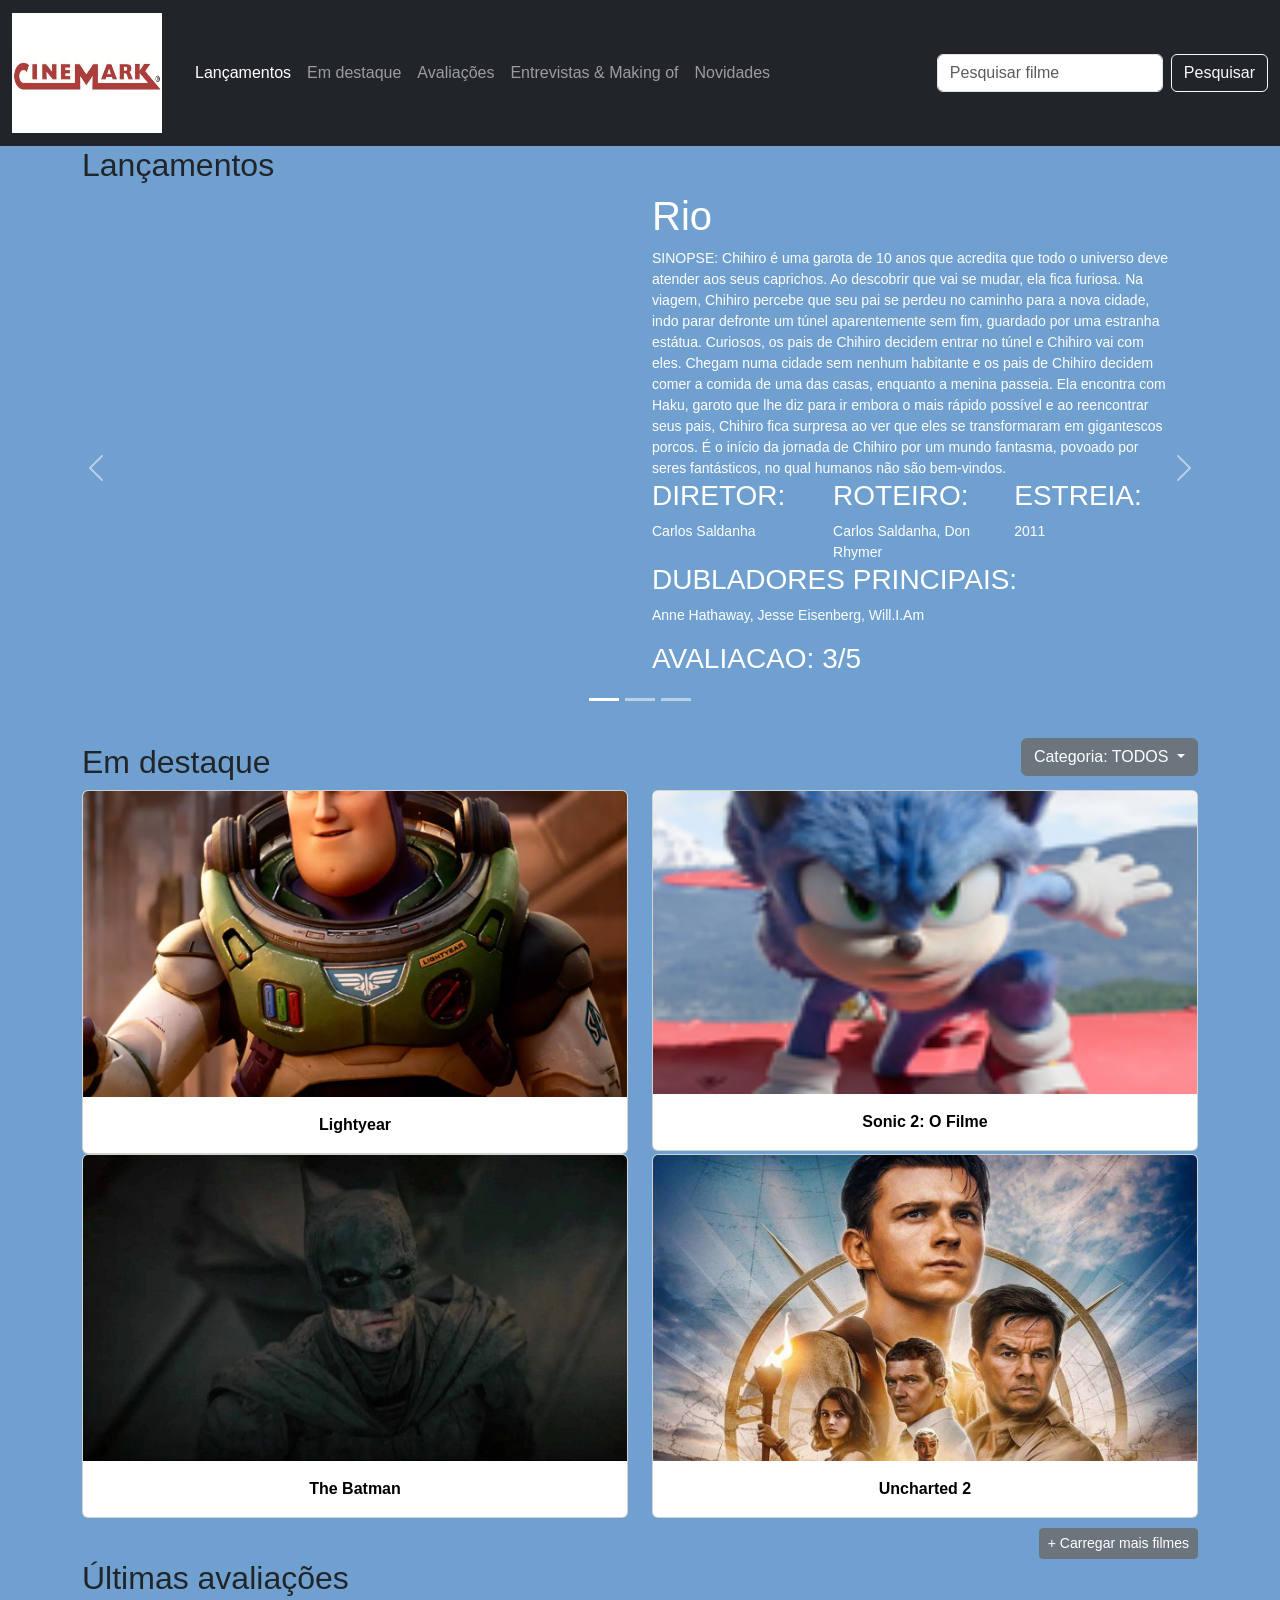
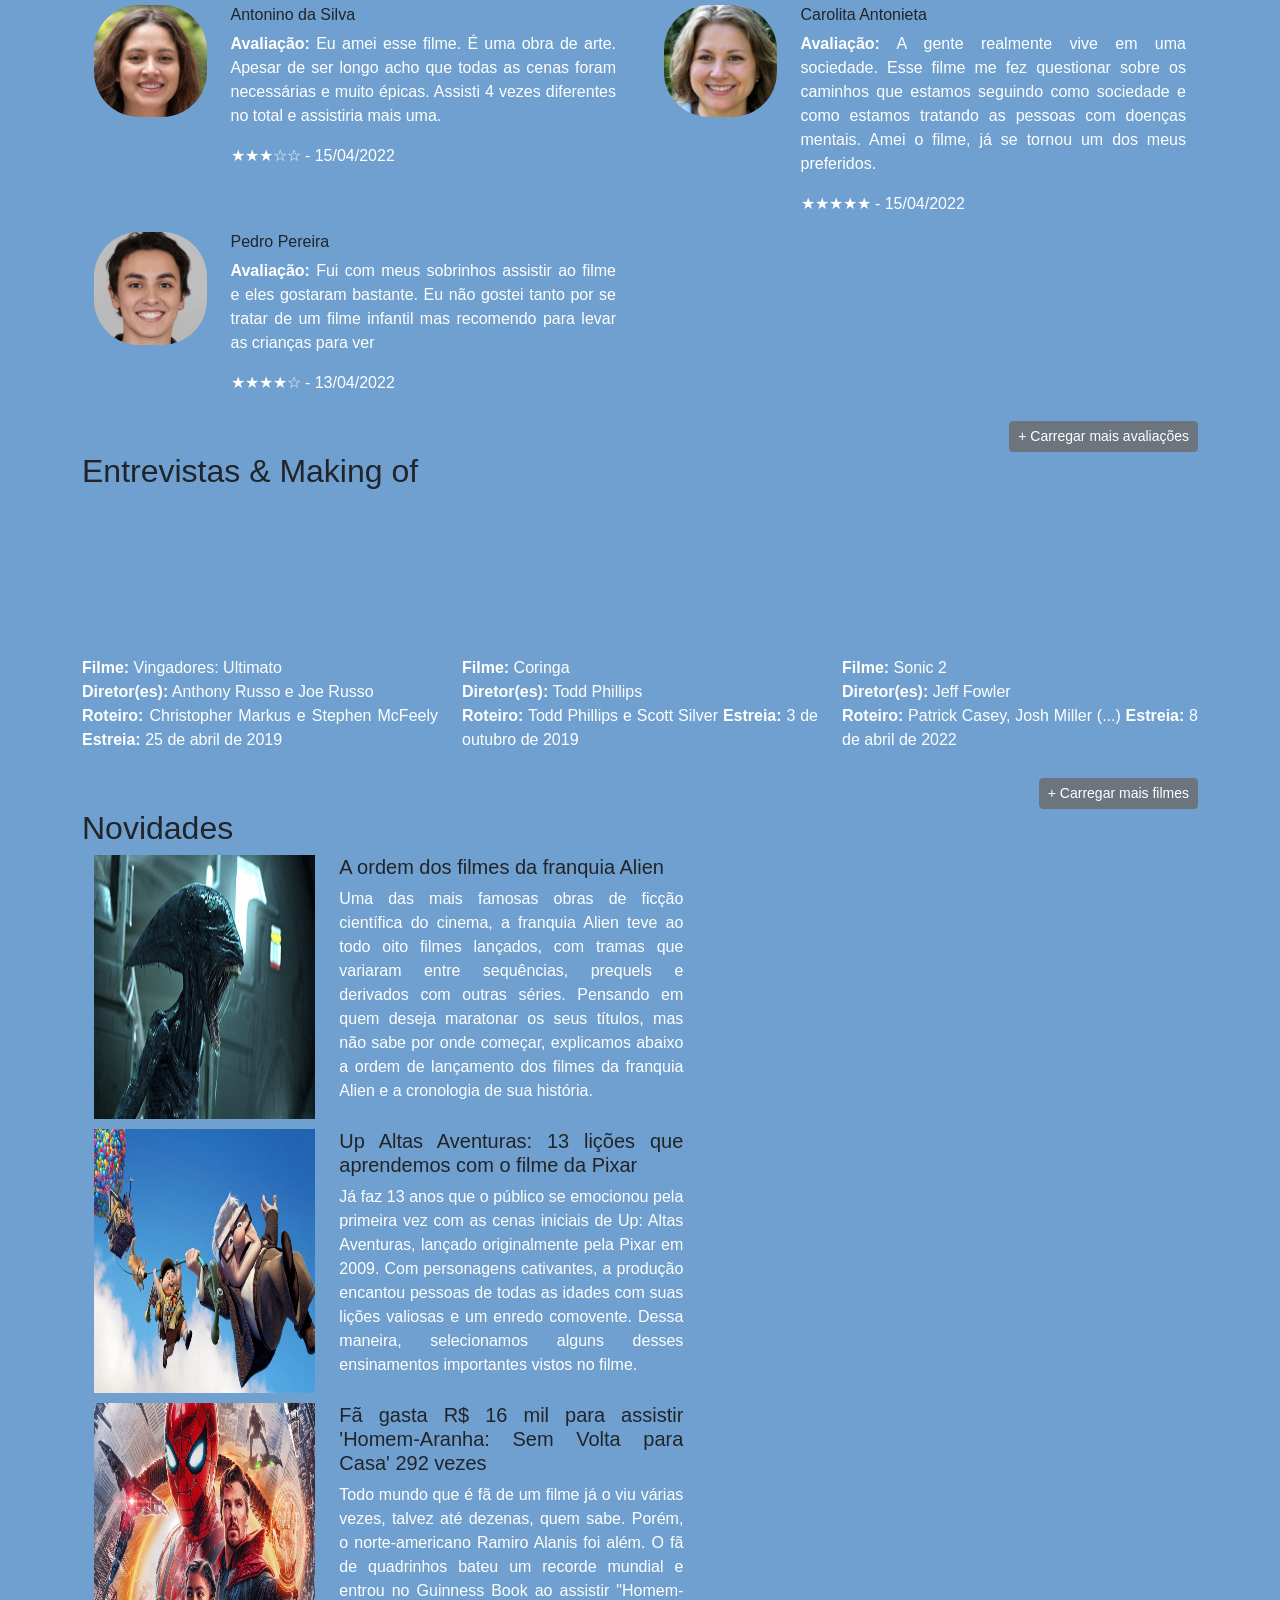
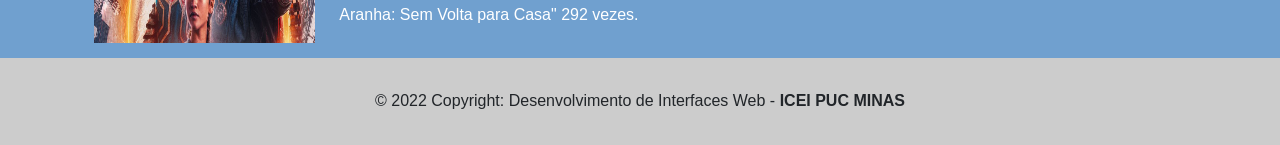
<file: DIW/Trabalho Prático - Portal de Filmes/entrega site/index.html>
<!DOCTYPE html>
<html lang="pt-br">

<head>
    <meta charset="UTF-8">
    <meta http-equiv="X-UA-Compatible" content="IE=edge">
    <meta name="viewport" content="width=device-width, initial-scale=1.0">
    <!-- CSS -->
    <link rel="stylesheet" href="style.css">
    <!-- Bootstrap CSS 5.1.3 - 04/2022 -->
    <link href="https://cdn.jsdelivr.net/npm/bootstrap@5.1.3/dist/css/bootstrap.min.css" rel="stylesheet"
        integrity="sha384-1BmE4kWBq78iYhFldvKuhfTAU6auU8tT94WrHftjDbrCEXSU1oBoqyl2QvZ6jIW3" crossorigin="anonymous">
    <!-- Fontawesome 6.1.1 - 04/2022 -->

    <!-- Fonte do texto -->

    <title>Portal de Filmes</title>
</head>

<body>
    <header class="header">
        <!-- Barra de navegação superior -->
        <nav class="navbar navbar-expand-lg navbar-dark bg-dark">
            <div class="container-fluid">
                <img class="navbar-brand" src="imgs/cinelogo.jpg" width="100px" alt="logo">
                <button class="navbar-toggler" type="button" data-bs-toggle="collapse"
                    data-bs-target="#navbarNav" aria-controls="navbarNav"
                    aria-expanded="false" aria-label="Toggle navigation">
                    <span class="navbar-toggler-icon"></span>
                </button>
                <div class="collapse navbar-collapse" id="navbarNav">
                    <ul class="navbar-nav me-auto mb-2 mb-lg-0">
                        <li class="nav-item">
                            <a class="nav-link active" aria-current="page" href="#lancamentos">Lançamentos</a>
                        </li>
                        <li class="nav-item">
                            <a class="nav-link" href="#destaques">Em destaque</a>
                        </li>
                        <li class="nav-item">
                            <a class="nav-link" href="#avaliacoes">Avaliações</a>
                        </li>
                        <li class="nav-item">
                            <a class="nav-link" href="#entrevistas">Entrevistas & Making of</a>
                        </li>
                        <li class="nav-item">
                            <a class="nav-link" href="#novidades">Novidades</a>
                        </li>
                    </ul>
                    <form class="d-flex">
                        <input class="form-control me-2" type="search" placeholder="Pesquisar filme"
                            aria-label="Search">
                        <button class="btn btn-outline-light" type="submit">Pesquisar</button>
                    </form>
                </div>
            </div>
        </nav>
    </header>

    <main>
        <!-- Bloco de Lançamento -->
        <div class="container main">
            <h2 class="lancamentos" id="lancamentos">Lançamentos</h2>
        </div>
        <div class="row" id="lancamentos">

            <div class="col-12 carousel_todo">

                <div class="row carousel">
                  <div class="col-12">
                    <div class="col-12">
                        <div id="carouselExampleIndicators" class="carousel slide" data-bs-ride="carousel">
                            <div class="carousel-indicators">
                                <button type="button" data-bs-target="#carouselExampleIndicators" data-bs-slide-to="0" class="active" aria-current="true" aria-label="Slide 1"></button>
                                <button type="button" data-bs-target="#carouselExampleIndicators" data-bs-slide-to="1" aria-label="Slide 2"></button>
                                <button type="button" data-bs-target="#carouselExampleIndicators" data-bs-slide-to="2" aria-label="Slide 3"></button>
                            </div>
                            <div class="carousel-inner">
                                <div class="carousel-item active">
                                    <div class="row">
                                    <div class="col-12 col-sm-12 col-md-12 col-lg-6 midia">
                                        <iframe width="560" height="315" src="https://www.youtube.com/embed/P1GRO31ve5Q" title="YouTube video player" frameborder="0" allow="accelerometer; autoplay; clipboard-write; encrypted-media; gyroscope; picture-in-picture" allowfullscreen class="d-block w-100" alt="carousel_1"></iframe>
                                    </div>
                                    <div class="col-12 col-sm-12 col-md-12 col-lg-5 texto_carousel">
                                        <div class="row">
                                            <div class="col-12">
                                                <div class="col-12 titulo_filme">
                                                    <h1>
                                                        Rio
                                                    </h1>
                                                </div>
                                            </div>
                                        </div>
                                        <div class="row">
                                            <div class="col-12 sinopse">
                                                <span class="subtitulo">
                                                    SINOPSE:
                                                </span>
                                                <span>
                                                    Chihiro é uma garota de 10 anos que acredita que todo o universo deve atender aos seus caprichos. Ao descobrir que vai se mudar, ela fica furiosa. Na viagem, Chihiro percebe que seu pai se perdeu no caminho para a nova cidade, indo parar defronte um túnel aparentemente sem fim, guardado por uma estranha estátua. Curiosos, os pais de Chihiro decidem entrar no túnel e Chihiro vai com eles. Chegam numa cidade sem nenhum habitante e os pais de Chihiro decidem comer a comida de uma das casas, enquanto a menina passeia. Ela encontra com Haku, garoto que lhe diz para ir embora o mais rápido possível e ao reencontrar seus pais, Chihiro fica surpresa ao ver que eles se transformaram em gigantescos porcos. É o início da jornada de Chihiro por um mundo fantasma, povoado por seres fantásticos, no qual humanos não são bem-vindos.
                                                </span>
                                            </div>
                                        </div>
                                        <div class="row">
                                            <div class="col-4 diretor">
                                                <h3>DIRETOR:</h3> Carlos Saldanha
                                            </div>
                                            <div class="col-4 roteiro">
                                                <h3>ROTEIRO:</h3> Carlos Saldanha, Don Rhymer
                                            </div>
                                            <div class="col-4 estreia">
                                                <h3>ESTREIA:</h3> 2011
                                            </div>
                                        </div>
                                        <div class="row">
                                            <div class="col-12 elenco">
                                                <h3>
                                                    DUBLADORES PRINCIPAIS:
                                                </h3>
                                            </div>
                                        </div>
                                        <div class="row">
                                            <div class="col-12 atores">
                                                <p>
                                                    Anne Hathaway, Jesse Eisenberg, Will.I.Am
                                                </p>
                                            </div>
                                        </div>
                                        <div class="row">
                                            <div class="col-12 avaliacao">
                                                <h3>
                                                    AVALIACAO: 3/5
                                                </h3>
                                            </div>
                                        </div>
                                        <div class="row">
                                            <div class="col-12 estrelas">
                                                <!-- To display checked star rating icons -->  
                                                <span class = "fa fa-star checked"></span>  
                                                <span class = "fa fa-star checked"></span>  
                                                <span class = "fa fa-star checked"></span>  
                                                <span class = "fa fa-star checked"></span>  
                                                <!-- To display unchecked star rating icons -->  
                                                <span class = "fa fa-star checked"></span>  
                                            </div>
                                        </div>
                                    </div>
                                    </div>
                                </div>


                                <div class="carousel-item">
                                    <div class="row">
                                    <div class="col-12 col-sm-12 col-md-12 col-lg-6 midia">
                                        <iframe width="560" height="315" src="https://www.youtube.com/embed/M2LMRXkAZSY" title="YouTube video player" frameborder="0" allow="accelerometer; autoplay; clipboard-write; encrypted-media; gyroscope; picture-in-picture" allowfullscreen class="d-block w-100" alt="carousel_2"></iframe>
                                    </div>
                                    <div class="col-12 col-sm-12 col-md-12 col-lg-5 texto_carousel">
                                        <div class="row">
                                            <div class="col-12">
                                                <div class="col-12 titulo_filme">
                                                    <h1>
                                                        Aves de Rapina
                                                    </h1>
                                                </div>
                                            </div>
                                        </div>
                                        <div class="row">
                                            <div class="col-12 sinopse">
                                                <span class="subtitulo">
                                                    SINOPSE:
                                                </span>
                                                <span>
                                                    Depois de se separar do Coringa, Harley Quinn se junta as super-heroínas Canário Negro, Caçadora e Renee Montoya para salvar uma jovem de um perigoso criminoso.
                                                </span>
                                            </div>
                                        </div>
                                        <div class="row">
                                            <div class="col-4 diretor">
                                                <h3>DIRETOR:</h3> Cathy Yan
                                            </div>
                                            <div class="col-4 roteiro">
                                                <h3>ROTEIRO:</h3> Christina Hodson
                                            </div>
                                            <div class="col-4 estreia">
                                                <h3>ESTREIA:</h3> 2020
                                            </div>
                                        </div>
                                        <div class="row">
                                            <div class="col-12 elenco">
                                                <h3>
                                                    ELENCO:
                                                </h3>
                                            </div>
                                        </div>
                                        <div class="row">
                                            <div class="col-12 atores">
                                                <p>
                                                    Margot Robbie, Mary Elizabeth Winstead, Jurnee Smollett
                                                </p>
                                            </div>
                                        </div>
                                        <div class="row">
                                            <div class="col-12 avaliacao">
                                                <h3>
                                                    AVALIACAO: 5/5
                                                </h3>
                                            </div>
                                        </div>
                                        <div class="row">
                                            <div class="col-12 estrelas">
                                                <!-- To display checked star rating icons -->  
                                                <span class = "fa fa-star checked"></span>  
                                                <span class = "fa fa-star checked"></span>  
                                                <span class = "fa fa-star checked"></span>  
                                                <span class = "fa fa-star checked"></span>  
                                                <!-- To display unchecked star rating icons -->  
                                                <span class = "fa fa-star unchecked"></span>  
                                            </div>
                                        </div>
                                    </div>
                                    </div>
                                </div>


                                <div class="carousel-item">
                                    <div class="row">
                                    <div class="col-12 col-sm-12 col-md-12 col-lg-6 midia">
                                        <iframe width="560" height="315" src="https://www.youtube.com/embed/zRMicKd9IH8" title="YouTube video player" frameborder="0" allow="accelerometer; autoplay; clipboard-write; encrypted-media; gyroscope; picture-in-picture" title="YouTube video player" frameborder="0" allow="accelerometer; autoplay; clipboard-write; encrypted-media; gyroscope; picture-in-picture" allowfullscreen class="d-block w-100" alt="carousel_3"></iframe>
                                    </div>
                                    <div class="col-12 col-sm-12 col-md-12 col-lg-5 texto_carousel">
                                        <div class="row">
                                            <div class="col-12">
                                                <div class="col-12 titulo_filme">
                                                    <h1>
                                                        Encanto
                                                    </h1>
                                                </div>
                                            </div>
                                        </div>
                                        <div class="row">
                                            <div class="col-12 sinopse">
                                                <span class="subtitulo">
                                                    SINOPSE:
                                                </span>
                                                <span>
                                                    Encanto é o novo filme de animação da Disney, situada na Colômbia. Nela, a família Madrigal e a comunidade em volta da casa da família é cercada por montanhas, que os deixam protegidos dos maus do mundo. Porém, a família Madrigal é dotada de magia, com cada um dos integrantes da família tendo algum poder mágico que é usado para ajudar a comunidade. Apesar da família ser dotada de magia, apenas um integrante dela não recebeu seu dom quando tinha cinco anos, Mirabel, que sempre tenta ajudar a família e a comunidade como consegue, mas não importa o que faça, ela nunca consegue agradar sua Abuela. Um dia, na noite em que um de seus primos recebe seus dons, ela vê a casa da família rachando, algo que é relevado pela família, já que ela não tem poderes mágicos. Mirabel então parte em uma aventura própria para achar o que há de errado com a casa e salvar todos de sua família, e o único que pode dar as respostas é seu tio Bruno, que vê o futuro. O único problema é que ele saiu um dia e nunca mais voltou.
                                                </span>
                                            </div>
                                        </div>
                                        <div class="row">
                                            <div class="col-4 diretor">
                                                <h3>DIRETORES:</h3> Charise Castro Smith, Byron Howard, Jared Bush
                                            </div>
                                            <div class="col-4 roteiro">
                                                <h3>ROTEIRO:</h3> Jared Bush, Charise Castro Smith
                                            </div>
                                            <div class="col-4 estreia">
                                                <h3>ESTREIA:</h3> 2021 de novembro
                                            </div>
                                        </div>
                                        <div class="row">
                                            <div class="col-12 elenco">
                                                <h3>
                                                    DUBLADORES:
                                                </h3>
                                            </div>
                                        </div>
                                        <div class="row">
                                            <div class="col-12 atores">
                                                <p>
                                                    Stephanie Beatriz, John Leguizamo, Wilmer Valderrama
                                                </p>
                                            </div>
                                        </div>
                                        <div class="row">
                                            <div class="col-12 avaliacao">
                                                <h3>
                                                    AVALIACAO: 4/5
                                                </h3>
                                            </div>
                                        </div>
                                        <div class="row">
                                            <div class="col-12 estrelas">
                                                <!-- To display checked star rating icons -->  
                                                <span class = "fa fa-star checked"></span>  
                                                <span class = "fa fa-star checked"></span>  
                                                <span class = "fa fa-star checked"></span>  
                                                <span class = "fa fa-star unchecked"></span>  
                                                <!-- To display unchecked star rating icons -->  
                                                <span class = "fa fa-star unchecked"></span>  
                                            </div>
                                        </div>
                                    </div>
                                    </div>
                                </div>


                            </div>
                            <button class="carousel-control-prev" type="button" data-bs-target="#carouselExampleIndicators" data-bs-slide="prev">
                                <span class="carousel-control-prev-icon" aria-hidden="true"></span>
                                <span class="visually-hidden">Previous</span>
                            </button>
                            <button class="carousel-control-next" type="button" data-bs-target="#carouselExampleIndicators" data-bs-slide="next">
                                <span class="carousel-control-next-icon" aria-hidden="true"></span>
                                <span class="visually-hidden">Next</span>
                            </button>
                        </div>
                    </div>
                  </div>
                </div>
            </div>
        </div>

        <!-- Bloco de Destaque -->
        <div class="container">
            <div class="row">
                <div class="col-6">
                    <h2 class="destaques" id="destaques">Em destaque</h2>
                </div>
                <div class="col-6">
                    <div class="dropdown" style="text-align: right;">
                        <a class="btn btn-secondary dropdown-toggle" href="#" role="button" id="dropdownMenuLink"
                            data-bs-toggle="dropdown" aria-expanded="false">
                            Categoria: TODOS
                        </a>
                        <ul class="dropdown-menu" aria-labelledby="dropdownMenuLink">
                            <li><a class="dropdown-item" href="#">Ação</a></li>
                            <li><a class="dropdown-item" href="#">Drama</a></li>
                            <li><a class="dropdown-item" href="#">Terror</a></li>
                        </ul>
                    </div>
                </div>
            </div>
        </div>
        <div class="container">
            <div class="row">
                <div class="col-12 col-sm-12 col-md-12 col-lg-6">
                    <div class="card" widht="100%">
                        <img src="imgs/buzz1.webp" class="card-img-top" alt="filme1">
                        <div class="card-body">
                            <p class="card-text"><b>Lightyear</b></p>
                        </div>
                    </div>
                </div>
                <div class="col-12 col-sm-12 col-md-12 col-lg-6">
                    <div class="card" widht="100%">
                        <img src="imgs/sonic2.png" class="card-img-top" alt="filme1">
                        <div class="card-body">
                            <p class="card-text"><b>Sonic 2: O Filme</b></p>
                        </div>
                    </div>
                </div>
                <div class="col-12 col-sm-12 col-md-12 col-lg-6">
                    <div class="card" widht="100%">
                        <img src="imgs/thebatman.webp" class="card-img-top" alt="filme1">
                        <div class="card-body">
                            <p class="card-text"><b>The Batman</b></p>
                        </div>
                    </div>
                </div>
                <div class="col-12 col-sm-12 col-md-12 col-lg-6">
                    <div class="card" widht="100%">
                        <img src="imgs/uncharted2.jpg" class="card-img-top" alt="filme1">
                        <div class="card-body">
                            <p class="card-text"><b>Uncharted 2</b></p>
                        </div>
                    </div>
                </div>
            </div>
        </div>
        <div class="container" style="text-align: right; margin-top: 10px;">
            <div class="row">
                <div class="col-12">
                    <button type="button" class="btn btn-secondary btn-sm">+ Carregar mais filmes</button>
                </div>
            </div>
        </div>

        <!-- Bloco de Avaliação pelos Usuários -->
        <div class="container">
            <h2 class="avaliacoes" id="avaliacoes">Últimas avaliações</h2>
        </div>
        <div class="container">
            <div class="row">
                <div class="col-12 col-sm-12 col-md-12 col-lg-6">
                    <div class="container">
                        <div class="row">
                            <div class="col-3">
                                <div class="profile-header-container">
                                    <img class="img-circle" src="imgs/avatar1.jpg" height="100%" width="100%" />
                                </div>
                            </div>
                            <div class="col-9">
                                <h6>Antonino da Silva</h6>
                                <p><b>Avaliação:</b> Eu amei esse filme. É uma obra de arte. Apesar de ser longo acho que todas as cenas foram necessárias e muito épicas. Assisti 4 vezes diferentes no total e assistiria mais uma.</p>
                                <p>★★★☆☆ - 15/04/2022</p>
                            </div>
                        </div>
                    </div>
                </div>
                <div class="col-12 col-sm-12 col-md-12 col-lg-6">
                    <div class="container">
                        <div class="row">
                            <div class="col-3">
                                <div class="profile-header-container">
                                    <img class="img-circle" src="imgs/avatar2.jpg" height="100%" width="100%" />
                                </div>
                            </div>
                            <div class="col-9">
                                <h6>Carolita Antonieta</h6>
                                <p><b>Avaliação:</b> A gente realmente vive em uma sociedade. Esse filme me fez questionar sobre os caminhos que estamos seguindo como sociedade e como estamos tratando as pessoas com doenças mentais. Amei o filme, já se tornou um dos meus preferidos.</p>
                                <p>★★★★★ - 15/04/2022</p>
                            </div>
                        </div>
                    </div>
                </div>
                <div class="col-12 col-sm-12 col-md-12 col-lg-6">
                    <div class="container">
                        <div class="row">
                            <div class="col-3">
                                <div class="profile-header-container">
                                    <img class="img-circle" src="imgs/avatar3.jpg" height="100%" width="100%" />
                                </div>
                            </div>
                            <div class="col-9">
                                <h6>Pedro Pereira</h6>
                                <p><b>Avaliação:</b> Fui com meus sobrinhos assistir ao filme e eles gostaram bastante.  Eu não gostei tanto por se tratar de um filme infantil mas recomendo para levar as crianças para ver</p>
                                <p>★★★★☆ - 13/04/2022</p>
                            </div>
                        </div>
                    </div>
                </div>
            </div>
        </div>
        <div class="container" style="text-align: right; margin-top: 10px;">
            <div class="row">
                <div class="col-12">
                    <button type="button" class="btn btn-secondary btn-sm">+ Carregar mais avaliações</button>
                </div>
            </div>
        </div>

        <!-- Bloco de Entrevistas & Making of -->
        <div class="container">
            <h2 class="entrevistas" id="entrevistas">Entrevistas & Making of</h2>
        </div>
        <div class="container">
            <div class="row">
                <div class="col-4 col-sm-12 col-md-12 col-lg-4">
                    <iframe width="100%" height="100%" src="https://www.youtube.com/embed/0uJ8vMfk-c4"
                        title="YouTube video player" frameborder="0"
                        allow="accelerometer; autoplay; clipboard-write; encrypted-media; gyroscope; picture-in-picture"
                        allowfullscreen></iframe>
                </div>
                <div class="col-4 col-sm-12 col-md-12 col-lg-4">
                    <iframe width="100%" height="100%" src="https://www.youtube.com/embed/mox0_xGO-Do"
                        title="YouTube video player" frameborder="0"
                        allow="accelerometer; autoplay; clipboard-write; encrypted-media; gyroscope; picture-in-picture"
                        allowfullscreen></iframe>
                </div>
                <div class="col-4 col-sm-12 col-md-12 col-lg-4">
                    <iframe width="100%" height="100%" src="https://www.youtube.com/embed/OD92DVoYJ8M"
                        title="YouTube video player" frameborder="0"
                        allow="accelerometer; autoplay; clipboard-write; encrypted-media; gyroscope; picture-in-picture"
                        allowfullscreen></iframe>
                </div>
            </div>
        </div>
        <div class="container">
            <div class="row">
                <div class="col-4">
                    <p><b>Filme:</b> Vingadores: Ultimato<br>
                        <b>Diretor(es):</b> Anthony Russo e Joe Russo<br>
                        <b>Roteiro:</b> Christopher Markus e Stephen McFeely <b>Estreia:</b> 25 de abril de 2019
                    </p>
                </div>
                <div class="col-4">
                    <p><b>Filme:</b> Coringa<br>
                        <b>Diretor(es):</b> Todd Phillips<br>
                        <b>Roteiro:</b> Todd Phillips e Scott Silver <b>Estreia:</b> 3 de outubro de 2019
                    </p>
                    </p>
                </div>
                <div class="col-4">
                    <p><b>Filme:</b> Sonic 2<br>
                        <b>Diretor(es):</b> Jeff Fowler<br>
                        <b>Roteiro:</b> Patrick Casey, Josh Miller (...) <b>Estreia:</b> 8 de abril de 2022
                    </p>
                </div>
            </div>
        </div>
        <div class="container" style="text-align: right; margin-top: 10px;">
            <div class="row">
                <div class="col-12">
                    <button type="button" class="btn btn-secondary btn-sm">+ Carregar mais filmes</button>
                </div>
            </div>
        </div>

        <!-- Bloco de Entrevistas & Making of -->
        <div class="container">
            <div class="row">
                <div class="col-8" class="imgs_noticias">
                    <h2 class="novidades" id="novidades">Novidades</h2>
                    <div class="container">
                        <div class="row">
                            <div class="col-xs-12 col-11 col-md-4">
                                <img height="100%" width="100%" src="imgs/alien1.jpg" alt="imagem1">
                            </div>
                            <div class="col-xs-12 col-12 col-md-6">
                                <h5>A ordem dos filmes da franquia Alien
                                </h5>
                                <p>Uma das mais famosas obras de ficção científica do cinema, a franquia Alien teve ao todo oito filmes lançados, com tramas que variaram entre sequências, prequels e derivados com outras séries. Pensando em quem deseja maratonar os seus títulos, mas não sabe por onde começar, explicamos abaixo a ordem de lançamento dos filmes da franquia Alien e a cronologia de sua história.
                                </p>
                            </div>
                        </div>
                    </div>
                    <div class="container" style="margin-top: 10px;">
                        <div class="row">
                            <div class="ol-xs-12 col-11 col-md-4">
                                <img height="100%" width="100%" src="imgs/upfilme1.jpg" alt="imagem1">
                            </div>
                            <div class="col-xs-12 col-12 col-md-6">
                                <h5>Up Altas Aventuras: 13 lições que aprendemos com o filme da Pixar
                                </h5>
                                <p>Já faz 13 anos que o público se emocionou pela primeira vez com as cenas iniciais de Up: Altas Aventuras, lançado originalmente pela Pixar em 2009. Com personagens cativantes, a produção encantou pessoas de todas as idades com suas lições valiosas e um enredo comovente. Dessa maneira, selecionamos alguns desses ensinamentos importantes vistos no filme.</p>
                            </div>
                        </div>
                    </div>
                    <div class="container" style="margin-top: 10px; margin-bottom: 15px;">
                        <div class="row">
                            <div class="ol-xs-12 col-11 col-md-4">
                                <img height="100%" width="100%" src="imgs/aranha1.jpeg" alt="imagem1">
                            </div>
                            <div class="col-xs-12 col-12 col-md-6">
                                <h5>Fã gasta R$ 16 mil para assistir 'Homem-Aranha: Sem Volta para Casa' 292 vezes
                                </h5>
                                <p>Todo mundo que é fã de um filme já o viu várias vezes, talvez até dezenas, quem sabe. Porém, o norte-americano Ramiro Alanis foi além. O fã de quadrinhos bateu um recorde mundial e entrou no Guinness Book ao assistir "Homem-Aranha: Sem Volta para Casa" 292 vezes.
                                </p>
                            </div>
                        </div>
                    </div>
                </div>

                <!-- Bloco de Sobre -->
                <div class="col-4">

                
                </div>
            </div>
        </div>
    </main>

    <!-- Rodapé -->
    <footer>
        <div class="text-center p-3" style="background-color: rgba(0, 0, 0, 0.2);">
            <p class="footertext">© 2022 Copyright: Desenvolvimento de Interfaces Web -
                <b>ICEI PUC MINAS</b>
            </p>
        </div>
    </footer>

    <!-- Bootstrap Javascript 2.10 - 04/2022 -->

    <!-- Optional JavaScript; choose one of the two! -->

    <!-- Option 1: Bootstrap Bundle with Popper -->
    <!-- <script src="https://cdn.jsdelivr.net/npm/bootstrap@5.1.3/dist/js/bootstrap.bundle.min.js" 
        integrity="sha384-ka7Sk0Gln4gmtz2MlQnikT1wXgYsOg+OMhuP+IlRH9sENBO0LRn5q+8nbTov4+1p" 
        crossorigin="anonymous"></script>-->

    <!-- Option 2: Separate Popper and Bootstrap JS -->
    <script src="https://cdn.jsdelivr.net/npm/@popperjs/core@2.10.2/dist/umd/popper.min.js"
        integrity="sha384-7+zCNj/IqJ95wo16oMtfsKbZ9ccEh31eOz1HGyDuCQ6wgnyJNSYdrPa03rtR1zdB"
        crossorigin="anonymous"></script>
    <script src="https://cdn.jsdelivr.net/npm/bootstrap@5.1.3/dist/js/bootstrap.min.js"
        integrity="sha384-QJHtvGhmr9XOIpI6YVutG+2QOK9T+ZnN4kzFN1RtK3zEFEIsxhlmWl5/YESvpZ13"
        crossorigin="anonymous"></script>
</body>

</html>
</file>
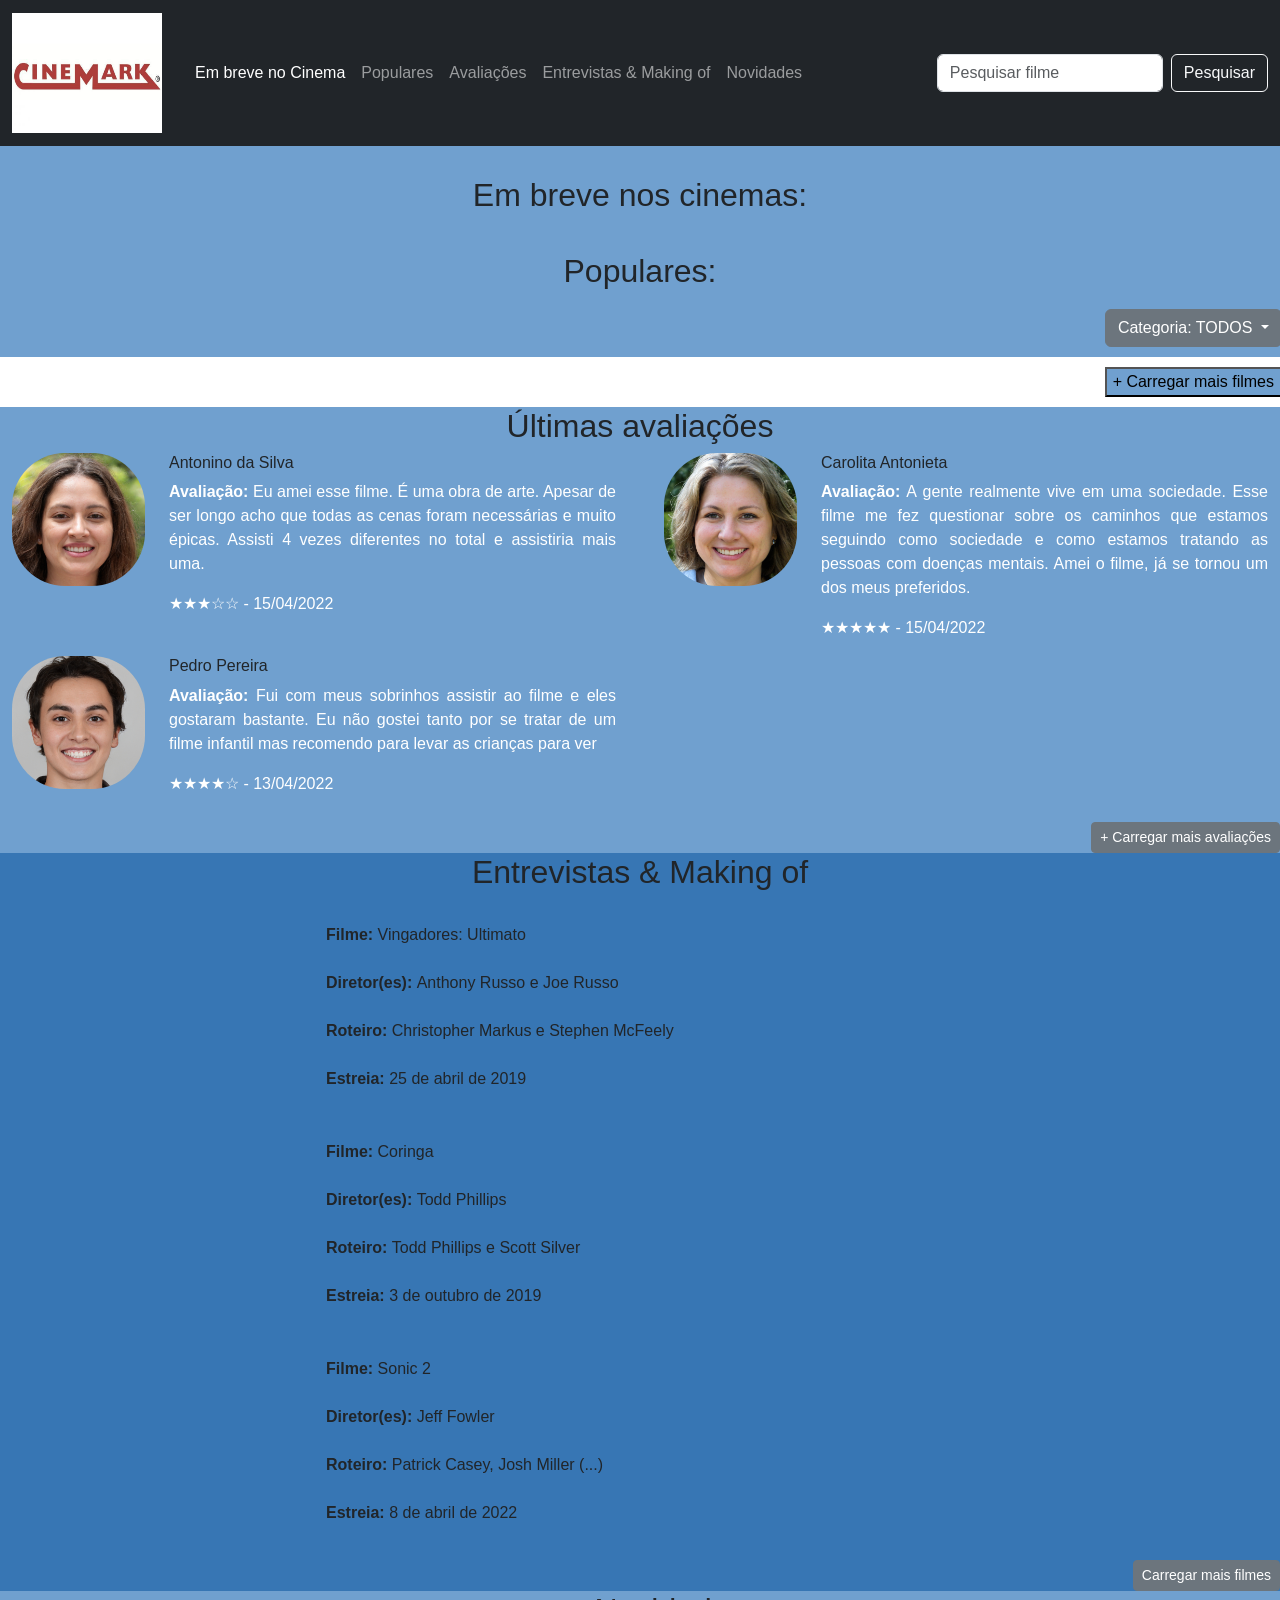
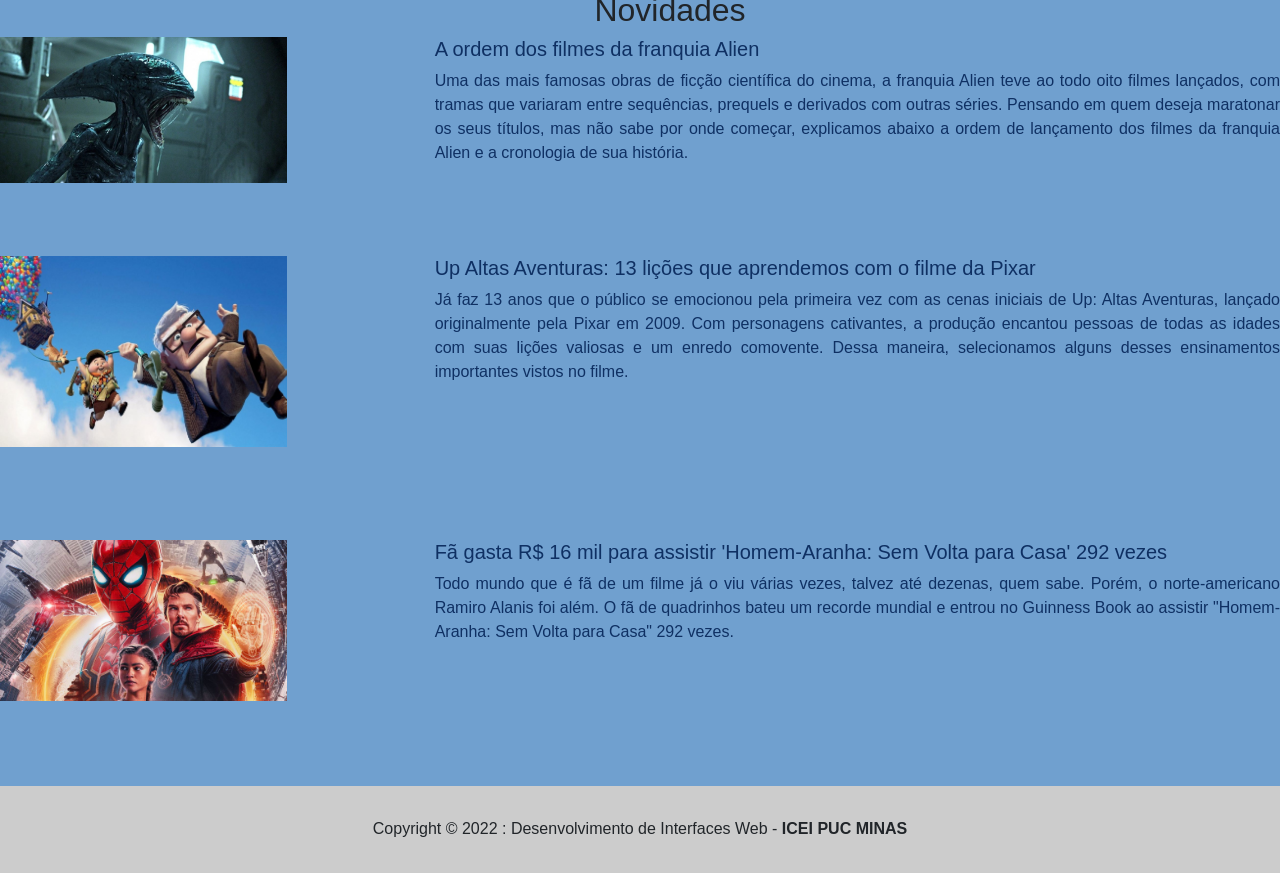
<file: DIW/Trabalho Prático 2 - Portal de Filmes integrado com API/entrega site/index.html>
<!DOCTYPE html>
<html lang="pt-br">

<head>
    <meta charset="UTF-8">
    <meta http-equiv="X-UA-Compatible" content="IE=edge">
    <meta name="viewport" content="width=device-width, initial-scale=1.0">
    <!-- CSS -->
    <link rel="stylesheet" href="style.css">
    <!-- Bootstrap CSS 5.1.3 - 04/2022 -->
    <link href="https://cdn.jsdelivr.net/npm/bootstrap@5.1.3/dist/css/bootstrap.min.css" rel="stylesheet"
        integrity="sha384-1BmE4kWBq78iYhFldvKuhfTAU6auU8tT94WrHftjDbrCEXSU1oBoqyl2QvZ6jIW3" crossorigin="anonymous">
    <title>Portal de Filmes</title>
    <script src="app.js" defer></script>
    <script src="app0.js" defer></script>
</head>

<body>
    <header class="header">
        <!-- Header -->
        <nav class="navbar navbar-expand-lg navbar-dark bg-dark">
            <div class="container-fluid">
                <img class="navbar-brand" src="imgs/cinelogo.jpg" width="100px" alt="logo">
                <button class="navbar-toggler" type="button" data-bs-toggle="collapse"
                    data-bs-target="#navbarNav" aria-controls="navbarNav"
                    aria-expanded="false" aria-label="Toggle navigation">
                    <span class="navbar-toggler-icon"></span>
                </button>
                <div class="collapse navbar-collapse" id="navbarNav">
                    <ul class="navbar-nav me-auto mb-2 mb-lg-0">
                        <li class="nav-item">
                            <a class="nav-link active" aria-current="page" href="#cinema">Em breve no Cinema</a>
                        </li>
                        <li class="nav-item">
                            <a class="nav-link" href="#populares">Populares</a>
                        </li>
                        <li class="nav-item">
                            <a class="nav-link" href="#avaliacoes">Avaliações</a>
                        </li>
                        <li class="nav-item">
                            <a class="nav-link" href="#entrevistas">Entrevistas & Making of</a>
                        </li>
                        <li class="nav-item">
                            <a class="nav-link" href="#novidades">Novidades</a>
                        </li>
                    </ul>
                    <form class="d-flex">
                        <input id='btnVal' class="form-control me-2" type="search" placeholder="Pesquisar filme"
                            aria-label="Search">
                        <button onclick.window.open(pesquisada.html) class="btn btn-outline-light" type="submit" id="btnPesq" href="pesquisada.html" class="btn btn-primary">Pesquisar</button>
                    </form>
                </div>
            </div>
        </nav>
    </header>

    <main>
        <h2 class="cinema" style="padding: 30px;"><span class="">Em breve nos cinemas:</span></h2>
        <div class="row" id="cinema">
            <div class="container">
                <div class="row" id="divRecente">

                </div>
            </div>
            
            <!--
            <div class="col-12 carousel_todo">
                <div class="row carousel">
                  <div class="col-12">
                    <div class="col-12">
                        <div id="carouselExampleIndicators" class="carousel slide" data-bs-ride="carousel">
                            <div class="carousel-indicators">
                                <button type="button" data-bs-target="#carouselExampleIndicators" data-bs-slide-to="0" class="active" aria-current="true" aria-label="Slide 1"></button>
                                <button type="button" data-bs-target="#carouselExampleIndicators" data-bs-slide-to="1" aria-label="Slide 2"></button>
                                <button type="button" data-bs-target="#carouselExampleIndicators" data-bs-slide-to="2" aria-label="Slide 3"></button>
                            </div>
                            <div class="carousel-inner">
                                <div class="carousel-item active">
                                    <div class="row">
                                    <div class="col-12 col-sm-12 col-md-12 col-lg-6 midia">
                                        <iframe width="560" height="315" src="https://www.youtube.com/embed/P1GRO31ve5Q" title="YouTube video player" frameborder="0" allow="accelerometer; autoplay; clipboard-write; encrypted-media; gyroscope; picture-in-picture" allowfullscreen class="d-block w-100" alt="carousel_1"></iframe>
                                    </div>
                                    <div class="col-12 col-sm-12 col-md-12 col-lg-5 texto_carousel">
                                        <div class="row">
                                            <div class="col-12">
                                                <div class="col-12 titulo_filme">
                                                    <h1>
                                                        Rio
                                                    </h1>
                                                </div>
                                            </div>
                                        </div>
                                        <div class="row">
                                            <div class="col-12 sinopse">
                                                <span class="subtitulo">
                                                    SINOPSE:
                                                </span>
                                                <span>
                                                    Chihiro é uma garota de 10 anos que acredita que todo o universo deve atender aos seus caprichos. Ao descobrir que vai se mudar, ela fica furiosa. Na viagem, Chihiro percebe que seu pai se perdeu no caminho para a nova cidade, indo parar defronte um túnel aparentemente sem fim, guardado por uma estranha estátua. Curiosos, os pais de Chihiro decidem entrar no túnel e Chihiro vai com eles. Chegam numa cidade sem nenhum habitante e os pais de Chihiro decidem comer a comida de uma das casas, enquanto a menina passeia. Ela encontra com Haku, garoto que lhe diz para ir embora o mais rápido possível e ao reencontrar seus pais, Chihiro fica surpresa ao ver que eles se transformaram em gigantescos porcos. É o início da jornada de Chihiro por um mundo fantasma, povoado por seres fantásticos, no qual humanos não são bem-vindos.
                                                </span>
                                            </div>
                                        </div>
                                        <div class="row">
                                            <div class="col-4 diretor">
                                                <h3>DIRETOR:</h3> Carlos Saldanha
                                            </div>
                                            <div class="col-4 roteiro">
                                                <h3>ROTEIRO:</h3> Carlos Saldanha, Don Rhymer
                                            </div>
                                            <div class="col-4 estreia">
                                                <h3>ESTREIA:</h3> 2011
                                            </div>
                                        </div>
                                        <div class="row">
                                            <div class="col-12 elenco">
                                                <h3>
                                                    DUBLADORES PRINCIPAIS:
                                                </h3>
                                            </div>
                                        </div>
                                        <div class="row">
                                            <div class="col-12 atores">
                                                <p>
                                                    Anne Hathaway, Jesse Eisenberg, Will.I.Am
                                                </p>
                                            </div>
                                        </div>
                                        <div class="row">
                                            <div class="col-12 avaliacao">
                                                <h3>
                                                    AVALIACAO: 3/5
                                                </h3>
                                            </div>
                                        </div>
                                        <div class="row">
                                            <div class="col-12 estrelas">
                                                <span class = "fa fa-star checked"></span>  
                                                <span class = "fa fa-star checked"></span>  
                                                <span class = "fa fa-star checked"></span>  
                                                <span class = "fa fa-star checked"></span>  
                                                <span class = "fa fa-star checked"></span>  
                                            </div>
                                        </div>
                                    </div>
                                    </div>
                                </div>
                                <div class="carousel-item">
                                    <div class="row">
                                    <div class="col-12 col-sm-12 col-md-12 col-lg-6 midia">
                                        <iframe width="560" height="315" src="https://www.youtube.com/embed/M2LMRXkAZSY" title="YouTube video player" frameborder="0" allow="accelerometer; autoplay; clipboard-write; encrypted-media; gyroscope; picture-in-picture" allowfullscreen class="d-block w-100" alt="carousel_2"></iframe>
                                    </div>
                                    <div class="col-12 col-sm-12 col-md-12 col-lg-5 texto_carousel">
                                        <div class="row">
                                            <div class="col-12">
                                                <div class="col-12 titulo_filme">
                                                    <h1>
                                                        Aves de Rapina
                                                    </h1>
                                                </div>
                                            </div>
                                        </div>
                                        <div class="row">
                                            <div class="col-12 sinopse">
                                                <span class="subtitulo">
                                                    SINOPSE:
                                                </span>
                                                <span>
                                                    Depois de se separar do Coringa, Harley Quinn se junta as super-heroínas Canário Negro, Caçadora e Renee Montoya para salvar uma jovem de um perigoso criminoso.
                                                </span>
                                            </div>
                                        </div>
                                        <div class="row">
                                            <div class="col-4 diretor">
                                                <h3>DIRETOR:</h3> Cathy Yan
                                            </div>
                                            <div class="col-4 roteiro">
                                                <h3>ROTEIRO:</h3> Christina Hodson
                                            </div>
                                            <div class="col-4 estreia">
                                                <h3>ESTREIA:</h3> 2020
                                            </div>
                                        </div>
                                        <div class="row">
                                            <div class="col-12 elenco">
                                                <h3>
                                                    ELENCO:
                                                </h3>
                                            </div>
                                        </div>
                                        <div class="row">
                                            <div class="col-12 atores">
                                                <p>
                                                    Margot Robbie, Mary Elizabeth Winstead, Jurnee Smollett
                                                </p>
                                            </div>
                                        </div>
                                        <div class="row">
                                            <div class="col-12 avaliacao">
                                                <h3>
                                                    AVALIACAO: 5/5
                                                </h3>
                                            </div>
                                        </div>
                                        <div class="row">
                                            <div class="col-12 estrelas">
                                                <span class = "fa fa-star checked"></span>  
                                                <span class = "fa fa-star checked"></span>  
                                                <span class = "fa fa-star checked"></span>  
                                                <span class = "fa fa-star checked"></span>  
                                                <span class = "fa fa-star unchecked"></span>  
                                            </div>
                                        </div>
                                    </div>
                                    </div>
                                </div>
                                <div class="carousel-item">
                                    <div class="row">
                                    <div class="col-12 col-sm-12 col-md-12 col-lg-6 midia">
                                        <iframe width="560" height="315" src="https://www.youtube.com/embed/zRMicKd9IH8" title="YouTube video player" frameborder="0" allow="accelerometer; autoplay; clipboard-write; encrypted-media; gyroscope; picture-in-picture" title="YouTube video player" frameborder="0" allow="accelerometer; autoplay; clipboard-write; encrypted-media; gyroscope; picture-in-picture" allowfullscreen class="d-block w-100" alt="carousel_3"></iframe>
                                    </div>
                                    <div class="col-12 col-sm-12 col-md-12 col-lg-5 texto_carousel">
                                        <div class="row">
                                            <div class="col-12">
                                                <div class="col-12 titulo_filme">
                                                    <h1>
                                                        Encanto
                                                    </h1>
                                                </div>
                                            </div>
                                        </div>
                                        <div class="row">
                                            <div class="col-12 sinopse">
                                                <span class="subtitulo">
                                                    SINOPSE:
                                                </span>
                                                <span>
                                                    Encanto é o novo filme de animação da Disney, situada na Colômbia. Nela, a família Madrigal e a comunidade em volta da casa da família é cercada por montanhas, que os deixam protegidos dos maus do mundo. Porém, a família Madrigal é dotada de magia, com cada um dos integrantes da família tendo algum poder mágico que é usado para ajudar a comunidade. Apesar da família ser dotada de magia, apenas um integrante dela não recebeu seu dom quando tinha cinco anos, Mirabel, que sempre tenta ajudar a família e a comunidade como consegue, mas não importa o que faça, ela nunca consegue agradar sua Abuela. Um dia, na noite em que um de seus primos recebe seus dons, ela vê a casa da família rachando, algo que é relevado pela família, já que ela não tem poderes mágicos. Mirabel então parte em uma aventura própria para achar o que há de errado com a casa e salvar todos de sua família, e o único que pode dar as respostas é seu tio Bruno, que vê o futuro. O único problema é que ele saiu um dia e nunca mais voltou.
                                                </span>
                                            </div>
                                        </div>
                                        <div class="row">
                                            <div class="col-4 diretor">
                                                <h3>DIRETORES:</h3> Charise Castro Smith, Byron Howard, Jared Bush
                                            </div>
                                            <div class="col-4 roteiro">
                                                <h3>ROTEIRO:</h3> Jared Bush, Charise Castro Smith
                                            </div>
                                            <div class="col-4 estreia">
                                                <h3>ESTREIA:</h3> 2021 de novembro
                                            </div>
                                        </div>
                                        <div class="row">
                                            <div class="col-12 elenco">
                                                <h3>
                                                    DUBLADORES:
                                                </h3>
                                            </div>
                                        </div>
                                        <div class="row">
                                            <div class="col-12 atores">
                                                <p>
                                                    Stephanie Beatriz, John Leguizamo, Wilmer Valderrama
                                                </p>
                                            </div>
                                        </div>
                                        <div class="row">
                                            <div class="col-12 avaliacao">
                                                <h3>
                                                    AVALIACAO: 4/5
                                                </h3>
                                            </div>
                                        </div>
                                        <div class="row">
                                            <div class="col-12 estrelas">
                                                <span class = "fa fa-star checked"></span>  
                                                <span class = "fa fa-star checked"></span>  
                                                <span class = "fa fa-star checked"></span>  
                                                <span class = "fa fa-star unchecked"></span>  
                                                <span class = "fa fa-star unchecked"></span>  
                                            </div>
                                        </div>
                                    </div>
                                    </div>
                                </div>
                            </div>
                            <button class="carousel-control-prev" type="button" data-bs-target="#carouselExampleIndicators" data-bs-slide="prev">
                                <span class="carousel-control-prev-icon" aria-hidden="true"></span>
                                <span class="visually-hidden">Previous</span>
                            </button>
                            <button class="carousel-control-next" type="button" data-bs-target="#carouselExampleIndicators" data-bs-slide="next">
                                <span class="carousel-control-next-icon" aria-hidden="true"></span>
                                <span class="visually-hidden">Next</span>
                            </button>
                        </div>
                    </div>
                  </div>
                </div>
            </div>
        </div>-->

        <!-- Bloco de Destaque -->
        <div margin="30px" padding="40px">
            <h2 class="populares" id="populares">Populares:</h2>
        </div>
        <div class="dropdown" style="text-align: right; padding: 10px">
            <a class="btn btn-secondary dropdown-toggle" href="#" role="button" id="dropdownMenuLink"
                data-bs-toggle="dropdown" aria-expanded="false">
                Categoria: TODOS
            </a>
            <ul class="dropdown-menu" aria-labelledby="dropdownMenuLink">
                <li><a class="dropdown-item" href="#">Ação</a></li>
                <li><a class="dropdown-item" href="#">Drama</a></li>
                <li><a class="dropdown-item" href="#">Terror</a></li>
            </ul>
        </div>
        <div class="container">
            <div class="row" id="divLista"> <!--DIV DE PREENCHIMENTO POPULARES-->
                
            </div>
        </div>
        <div class="container" style="text-align: right; padding: 10px; background-color: white;">
            <div class="row">
                <div class="col-12">
                    <button type="button" class="btnPopulares btn-secondary btn-sm">+ Carregar mais filmes</button>
                </div>
            </div>
        </div>

        <!-- Bloco de Avaliação pelos Usuários -->
        <div class="container">
            <h2 class="avaliacoes" id="avaliacoes">Últimas avaliações</h2>
        </div>
        <div class="container">
            <div class="row">
                <div class="col-12 col-sm-12 col-md-12 col-lg-6">
                    <div class="container">
                        <div class="row">
                            <div class="col-3">
                                <div class="profile-header-container">
                                    <img class="img-circle" src="imgs/avatar1.jpg" />
                                </div>
                            </div>
                            <div class="col-9">
                                <h6>Antonino da Silva</h6>
                                <p><b>Avaliação:</b> Eu amei esse filme. É uma obra de arte. Apesar de ser longo acho que todas as cenas foram necessárias e muito épicas. Assisti 4 vezes diferentes no total e assistiria mais uma.</p>
                                <p>★★★☆☆ - 15/04/2022</p>
                            </div>
                        </div>
                    </div>
                </div>
                <div class="col-12 col-sm-12 col-md-12 col-lg-6">
                    <div class="container">
                        <div class="row">
                            <div class="col-3">
                                <div class="profile-header-container">
                                    <img class="img-circle" src="imgs/avatar2.jpg" />
                                </div>
                            </div>
                            <div class="col-9">
                                <h6>Carolita Antonieta</h6>
                                <p><b>Avaliação:</b> A gente realmente vive em uma sociedade. Esse filme me fez questionar sobre os caminhos que estamos seguindo como sociedade e como estamos tratando as pessoas com doenças mentais. Amei o filme, já se tornou um dos meus preferidos.</p>
                                <p>★★★★★ - 15/04/2022</p>
                            </div>
                        </div>
                    </div>
                </div>
                <div class="col-12 col-sm-12 col-md-12 col-lg-6">
                    <div class="container">
                        <div class="row">
                            <div class="col-3">
                                <div class="profile-header-container">
                                    <img class="img-circle" src="imgs/avatar3.jpg" />
                                </div>
                            </div>
                            <div class="col-9">
                                <h6>Pedro Pereira</h6>
                                <p><b>Avaliação:</b> Fui com meus sobrinhos assistir ao filme e eles gostaram bastante.  Eu não gostei tanto por se tratar de um filme infantil mas recomendo para levar as crianças para ver</p>
                                <p>★★★★☆ - 13/04/2022</p>
                            </div>
                        </div>
                    </div>
                </div>
            </div>
        </div>
        <div class="container" style="text-align: right; margin-top: 10px;">
            <div class="row">
                <div class="col-12">
                    <button type="button" class="btn btn-secondary btn-sm">+ Carregar mais avaliações</button>
                </div>
            </div>
        </div>

        <!--Entrevistas-->
        <div class="container bgcolor" >
            <h2 class="entrevistas" id="entrevistas" color="#70a0cf">Entrevistas & Making of</h2>
            <div class="row">
                <div class="col-3 padding-30">
                    <iframe width="100%" src="https://www.youtube.com/embed/0uJ8vMfk-c4"
                        title="YouTube video player" frameborder="0"
                        allow="accelerometer; autoplay; clipboard-write; encrypted-media; gyroscope; picture-in-picture"
                        allowfullscreen></iframe>
                </div>
                <div class="col-9">
                    <span><br><b>Filme: </b>Vingadores: Ultimato<br>
                        <br><b>Diretor(es): </b>Anthony Russo e Joe Russo</br>
                        <br><b>Roteiro: </b>Christopher Markus e Stephen McFeely</br>
                        <br><b>Estreia: </b>25 de abril de 2019</br>
                    </span>
                </div>
                <div class="col-3 padding-30">
                    <iframe width="100%" src="https://www.youtube.com/embed/mox0_xGO-Do"
                        title="YouTube video player" frameborder="0"
                        allow="accelerometer; autoplay; clipboard-write; encrypted-media; gyroscope; picture-in-picture"
                        allowfullscreen></iframe>
                </div>
                <div class="col-9"> 
                    <span><br><b>Filme: </b>Coringa</br>
                        <br><b>Diretor(es): </b>Todd Phillips</br>
                        <br><b>Roteiro: </b>Todd Phillips e Scott Silver</br>
                        <br><b>Estreia: </b>3 de outubro de 2019</br>
                    </span>
                </div>
                <div class="col-3 padding-30">
                    <iframe width="100%" src="https://www.youtube.com/embed/OD92DVoYJ8M"
                        title="YouTube video player" frameborder="0"
                        allow="accelerometer; autoplay; clipboard-write; encrypted-media; gyroscope; picture-in-picture"
                        allowfullscreen></iframe>
                </div>
                <div class="col-9"> 
                    <span><br><b>Filme: </b>Sonic 2<br>
                        <br><b>Diretor(es): </b>Jeff Fowler</br>
                        <br><b>Roteiro: </b>Patrick Casey, Josh Miller (...)</br>
                        <br><b>Estreia: </b>8 de abril de 2022</br>
                    </span>
                </div>
            </div>
            <div class="maisBtn" style="text-align: right; margin-top: 10px;">
                <button type="button" class="btn btn-secondary btn-sm">Carregar mais filmes</button>
            </div>
        </div>

        <!--Novidades-->
        <div class="container">
            <div class="row">
                <h2 class="novidades" id="novidades">Novidades</h2>
                <div class="container">
                    <div class="row">
                        <div class="col-4">
                            <img class="imgs_noticias" src="imgs/alien1.jpg" alt="imagem1">
                        </div>
                        <div class="col-8">
                            <h5 class="colorb2">A ordem dos filmes da franquia Alien
                            </h5>
                            <p class="colorb2">Uma das mais famosas obras de ficção científica do cinema, a franquia Alien teve ao todo oito filmes lançados, com tramas que variaram entre sequências, prequels e derivados com outras séries. Pensando em quem deseja maratonar os seus títulos, mas não sabe por onde começar, explicamos abaixo a ordem de lançamento dos filmes da franquia Alien e a cronologia de sua história.
                            </p>
                        </div>
                    </div>
                </div>
                <div class="container" style="margin-top: 10px;">
                    <div class="row">
                        <div class="col-4">
                            <img class="imgs_noticias" src="imgs/upfilme1.jpg" alt="imagem1" position="right">
                        </div>
                        <div class="col-8">
                            <h5 class="colorb2">Up Altas Aventuras: 13 lições que aprendemos com o filme da Pixar
                            </h5>
                            <p class="colorb2">Já faz 13 anos que o público se emocionou pela primeira vez com as cenas iniciais de Up: Altas Aventuras, lançado originalmente pela Pixar em 2009. Com personagens cativantes, a produção encantou pessoas de todas as idades com suas lições valiosas e um enredo comovente. Dessa maneira, selecionamos alguns desses ensinamentos importantes vistos no filme.</p>
                        </div>
                    </div>
                </div>
                <div class="container" style="margin-top: 10px; margin-bottom: 15px;">
                    <div class="row">
                        <div class="col-4">
                            <img class="imgs_noticias" src="imgs/aranha1.jpeg" alt="imagem1">
                        </div>
                        <div class="col-8">
                            <h5 class="colorb2">Fã gasta R$ 16 mil para assistir 'Homem-Aranha: Sem Volta para Casa' 292 vezes
                            </h5>
                            <p class="colorb2">Todo mundo que é fã de um filme já o viu várias vezes, talvez até dezenas, quem sabe. Porém, o norte-americano Ramiro Alanis foi além. O fã de quadrinhos bateu um recorde mundial e entrou no Guinness Book ao assistir "Homem-Aranha: Sem Volta para Casa" 292 vezes.
                            </p>
                        </div>
                    </div>
                </div>
            </div>
        </div>
    </main>

    <footer>
        <div class="text-center p-3" style="background-color: rgba(0, 0, 0, 0.2);">
            <p class="footertext">Copyright © 2022 : Desenvolvimento de Interfaces Web -
                <b>ICEI PUC MINAS</b>
            </p>
        </div>
    </footer>

    <script src="https://cdn.jsdelivr.net/npm/@popperjs/core@2.10.2/dist/umd/popper.min.js"
        integrity="sha384-7+zCNj/IqJ95wo16oMtfsKbZ9ccEh31eOz1HGyDuCQ6wgnyJNSYdrPa03rtR1zdB"
        crossorigin="anonymous"></script>
    <script src="https://cdn.jsdelivr.net/npm/bootstrap@5.1.3/dist/js/bootstrap.min.js"
        integrity="sha384-QJHtvGhmr9XOIpI6YVutG+2QOK9T+ZnN4kzFN1RtK3zEFEIsxhlmWl5/YESvpZ13"
        crossorigin="anonymous"></script>
</body>

</html>
</file>
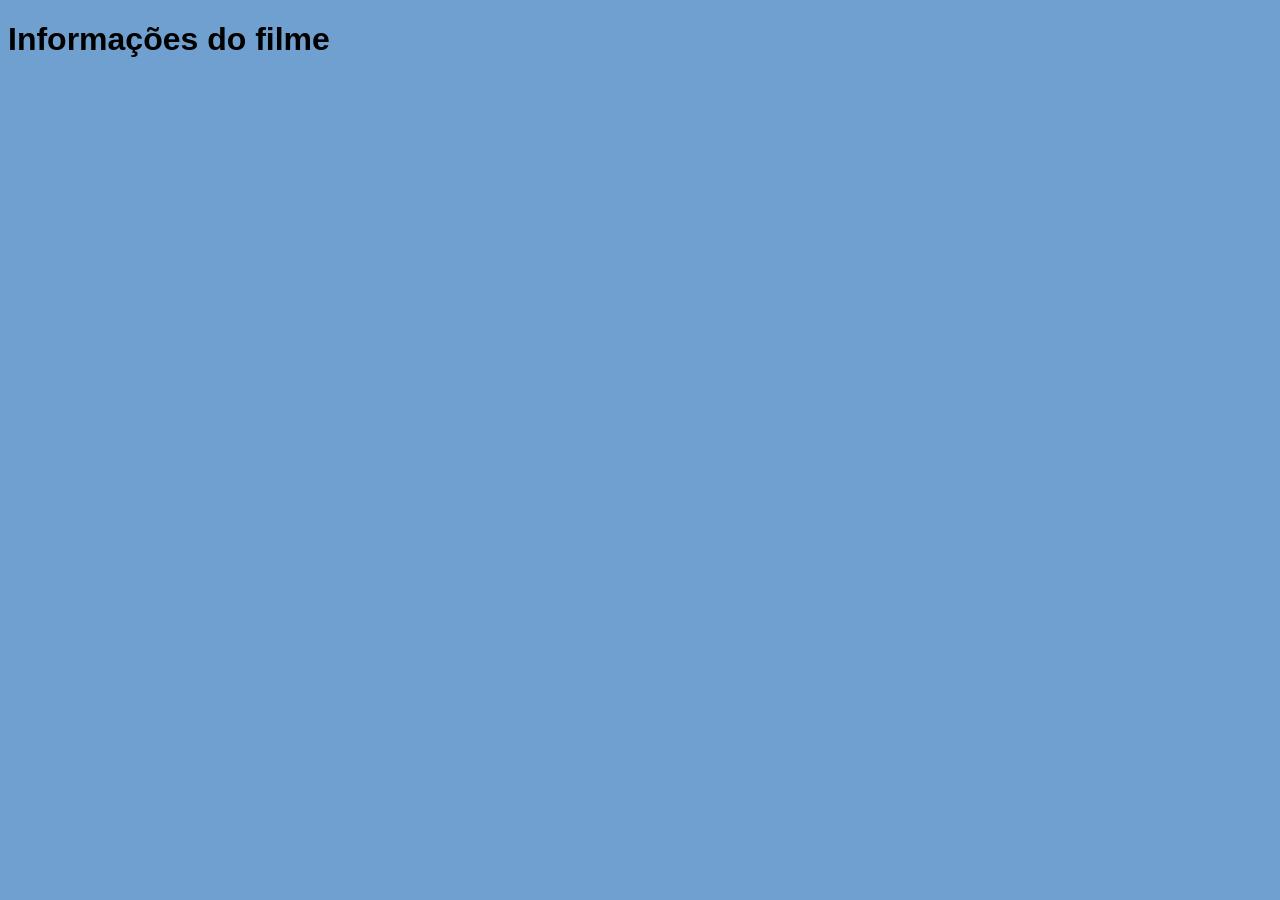
<file: DIW/Trabalho Prático 2 - Portal de Filmes integrado com API/entrega site/detalhes.html>
<!DOCTYPE html>
<html lang="en">
<head>
    <meta charset="UTF-8">
    <meta http-equiv="X-UA-Compatible" content="IE=edge">
    <meta name="viewport" content="width=device-width, initial-scale=1.0">
    <title>Informações Adicionais</title>
    <link rel="stylesheet" href="style.css">
</head>
<body>
    <h1>Informações do filme</h1>
    <div class="container">
        <div id="divDetalhe" class="row">

        </div> 
    </div>

    <script>
        const params = new URLSearchParams(location.search);
        let id = params.get('id');
        let divDetalhe = '';

        dadosFilmes = JSON.parse (localStorage.getItem('db_filmes'));
        let idxFilme = dadosFilmes.results.findIndex ((elemento) => elemento.id == id);

        const funcErro = () => {
        alert ('Requisição de informações mal sucedida');
        }

        mostrarI = (data) => {
        let divDetalhe = '';
        let dadosM = JSON.parse(data.target.response);

        let filme = dadosM.results;
        divDetalhe = `
        <div class="card col-3 bgcolor" margin-bottom="40px">
            <img src="https://image.tmdb.org/t/p/w500${filme.poster_path}" height="40%" width="80%" class="imgAjaxPopular" alt="${filme.title}.jpg">
            <div class="card-body" horizontal-align="center">
                <h5 class="card-title">${filme.title}</h5>
                <p class="card-text">${filme.overview}</p>
                <br>Data:${filme.release_date}</br>
                <a href="detalhes.html?id=${filme.id}" class="btn btn-primary">Detalhes...</a>
            </div>
        </div>
        `;
        }

        const funcM = () => {
            let xhr = new XMLHttpRequest ();
            let url = `https://api.themoviedb.org/3/movie/${id}?language=pt-BR`;
            xhr.onload = mostrarI;
            xhr.onerror = funcErro;
            xhr.open ('GET', url, true);
            xhr.send ();
        }

        if (idxFilme > -1) //1:06 incluir info filme do card boostrap
        {
            document.getElementById('divDetalhe').innerHTML = "Código do Filme: " + params.get('id') + divDetalhe;
        }
        else
        {
            alert ('404 - Filme nao encontrado');
        }
    </script>
</body>
</html>
</file>
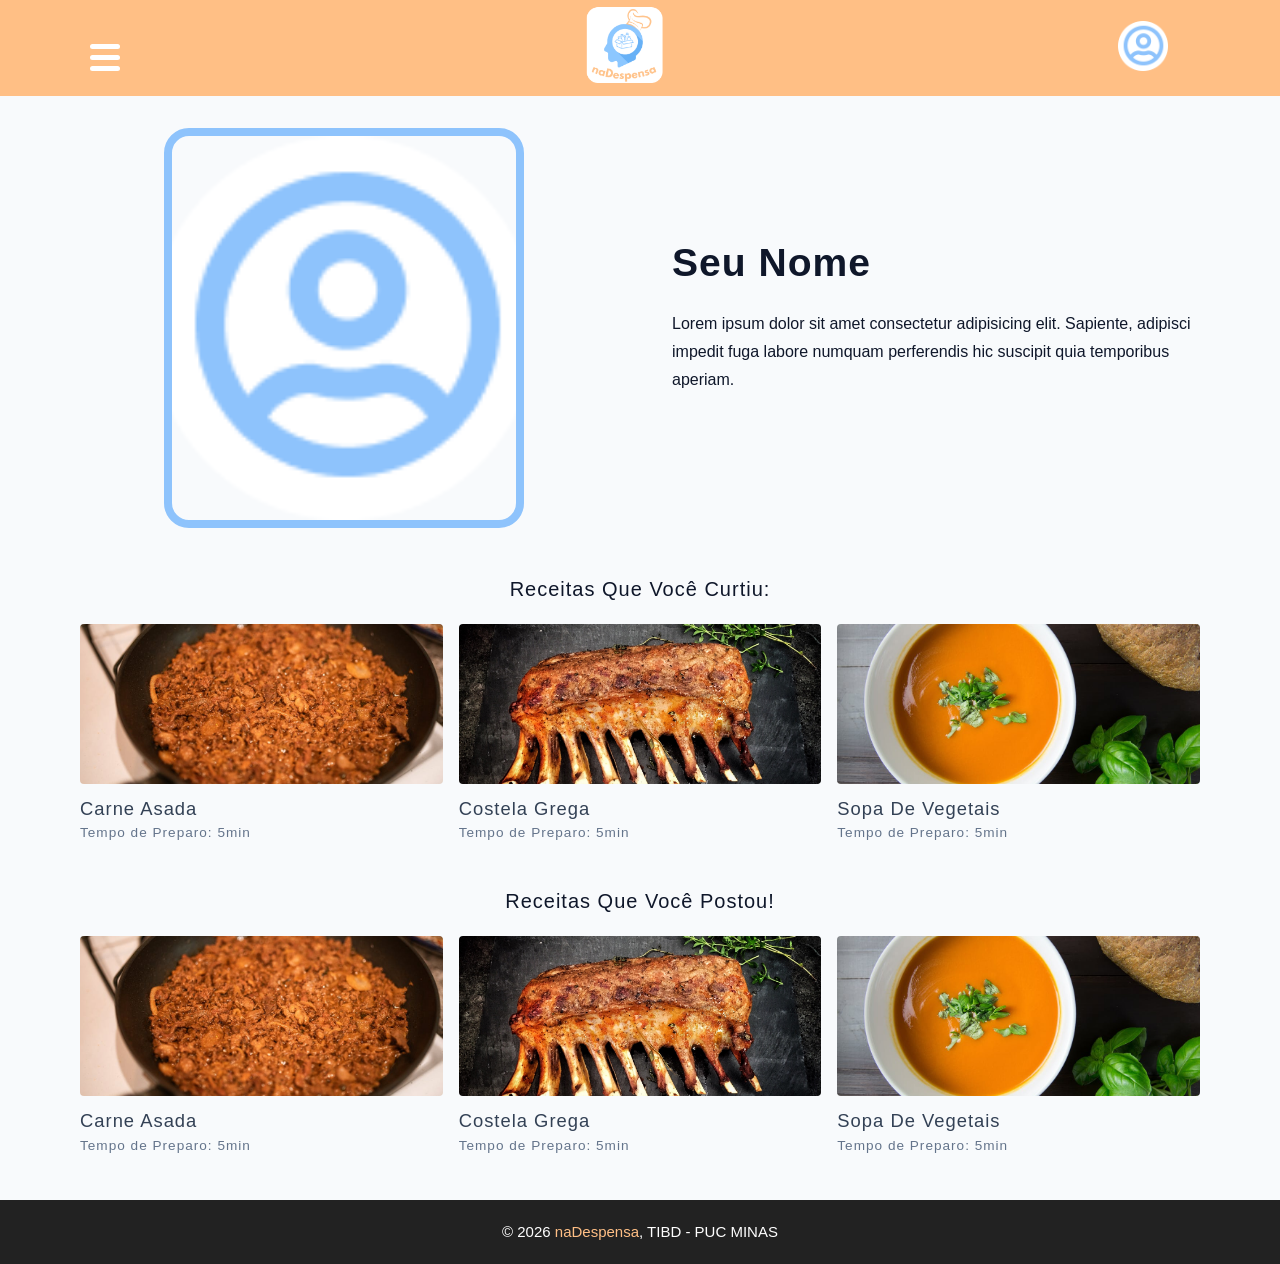
<file: TIBD/Sprint 4 Final/sp2-TIBD-naDespensa-main/profile.html>
<!DOCTYPE html>
<html lang="en">
  <head>
    <meta charset="UTF-8" />
    <meta http-equiv="X-UA-Compatible" content="IE=edge" />
    <meta name="viewport" content="width=device-width, initial-scale=1.0" />
    <title>Seu Perfil</title>
    <!-- favicon -->
    <link rel="shortcut icon" href="./assets/favicon.ico" type="image/x-icon" />
    <!-- normalize -->
    <link rel="stylesheet" href="./css/normalize.css" />
    <!-- font-awesome -->
    <link
      rel="stylesheet"
      href="https://cdnjs.cloudflare.com/ajax/libs/font-awesome/5.14.0/css/all.min.css"
    />
    <link href="https://cdn.jsdelivr.net/npm/bootstrap@5.2.1/dist/css/bootstrap.min.css" rel="stylesheet" integrity="sha384-iYQeCzEYFbKjA/T2uDLTpkwGzCiq6soy8tYaI1GyVh/UjpbCx/TYkiZhlZB6+fzT" crossorigin="anonymous">
    <!-- main css -->
    <link rel="stylesheet" href="./css/mainArt.css" />
  </head>
  <body>
     <!-- nav  -->
     <nav class="navbar">
      <div class="nav-center">
        <div class="nav-header">
          <button class="hamburger">
            <div class="bar"></div>
          </button>
         
          <a href="index.html" class="nav-logo">
            <img src="./assets/naDespFundoBranco.png" alt="simply recipes" />
          </a>
          <a href="profile.html" class="button">
            <img class="button-user" src="./assets/button-user.png">
          </a>
        </div> 
        
        </div>
        
      </div>
      
    </nav>
    <div class="hamburger-nav">
            
      <div class="hamburger-header">
        naDespensa
      </div>
      <div class="recipes">
        <span class="buscar-por">Buscar por:</span>
        <div class="ham-blue-bar"></div>
        <div class="ham-options">
          <!--ACCORDION HAMBURGER MENU-->
          <div class="accordion accordion-flush" id="accordionFlushExample">
            <div class="accordion-item">
              <h2 class="accordion-header" id="flush-headingOne">
                <button class="accordion-button collapsed" type="button" data-bs-toggle="collapse" data-bs-target="#flush-collapseOne" aria-expanded="false" aria-controls="flush-collapseOne">
                  Acompanhamentos
                </button>
              </h2>
              <div id="flush-collapseOne" class="accordion-collapse collapse" aria-labelledby="flush-headingOne" data-bs-parent="#accordionFlushExample">
                <div class="accordion-body">
                  <ul>
                  <li><a href="#">teste</a></li>
                  <li><a href="#">teste</a></li>
                  <li><a href="#">teste</a></li>
                </ul>
                </div>
              </div>
            </div>
            <div class="accordion-item">
              <h2 class="accordion-header" id="flush-headingTwo">
                <button class="accordion-button collapsed" type="button" data-bs-toggle="collapse" data-bs-target="#flush-collapseTwo" aria-expanded="false" aria-controls="flush-collapseTwo">
                  Arroz e cereais
                </button>
              </h2>
              <div id="flush-collapseTwo" class="accordion-collapse collapse" aria-labelledby="flush-headingTwo" data-bs-parent="#accordionFlushExample">
                <div class="accordion-body">
                  <ul>
                  <li><a href="#">teste</a></li>
                  <li><a href="#">teste</a></li>
                  <li><a href="#">teste</a></li>
                </ul>
                </div>              
              </div>
            </div>
            <div class="accordion-item">
              <h2 class="accordion-header" id="flush-headingThree">
                <button class="accordion-button collapsed" type="button" data-bs-toggle="collapse" data-bs-target="#flush-collapseThree" aria-expanded="false" aria-controls="flush-collapseThree">
                  Carne
                </button>
              </h2>
              <div id="flush-collapseThree" class="accordion-collapse collapse" aria-labelledby="flush-headingThree" data-bs-parent="#accordionFlushExample">
                <div class="accordion-body">
                  <ul>
                  <li><a href="#">teste</a></li>
                  <li><a href="#">teste</a></li>
                  <li><a href="#">teste</a></li>
                </ul>
                </div>              
              </div>
            </div>
            <div class="accordion-item">
              <h2 class="accordion-header" id="flush-headingFour">
                <button class="accordion-button collapsed" type="button" data-bs-toggle="collapse" data-bs-target="#flush-collapseFour" aria-expanded="false" aria-controls="flush-collapseFour">
                  Massas
                </button>
              </h2>
              <div id="flush-collapseFour" class="accordion-collapse collapse" aria-labelledby="flush-headingFour" data-bs-parent="#accordionFlushExample">
                <div class="accordion-body">
                  <ul>
                  <li><a href="#">teste</a></li>
                  <li><a href="#">teste</a></li>
                  <li><a href="#">teste</a></li>
                </ul>
                </div>              
              </div>
            </div>
            <div class="accordion-item">
              <h2 class="accordion-header" id="flush-headingFive">
                <button class="accordion-button collapsed" type="button" data-bs-toggle="collapse" data-bs-target="#flush-collapseFive" aria-expanded="false" aria-controls="flush-collapseFive">
                  Molhos
                </button>
              </h2>
              <div id="flush-collapseFive" class="accordion-collapse collapse" aria-labelledby="flush-headingFive" data-bs-parent="#accordionFlushExample">
                <div class="accordion-body">
                  <ul>
                  <li><a href="#">teste</a></li>
                  <li><a href="#">teste</a></li>
                  <li><a href="#">teste</a></li>
                </ul>
                </div>              
              </div>
            </div>
            <div class="accordion-item">
              <h2 class="accordion-header" id="flush-headingTen">
                <button class="accordion-button collapsed" type="button" data-bs-toggle="collapse" data-bs-target="#flush-collapseTen" aria-expanded="false" aria-controls="flush-collapseTen">
                  Ovos e laticínios
                </button>
              </h2>
              <div id="flush-collapseTen" class="accordion-collapse collapse" aria-labelledby="flush-headingTen" data-bs-parent="#accordionFlushExample">
                <div class="accordion-body">
                  <ul>
                  <li><a href="#">teste</a></li>
                  <li><a href="#">teste</a></li>
                  <li><a href="#">teste</a></li>
                </ul>
                </div>              
              </div>
            </div>
            <div class="accordion-item">
              <h2 class="accordion-header" id="flush-headingSix">
                <button class="accordion-button collapsed" type="button" data-bs-toggle="collapse" data-bs-target="#flush-collapseSix" aria-expanded="false" aria-controls="flush-collapseSix">
                  Pão e Bolos
                </button>
              </h2>
              <div id="flush-collapseSix" class="accordion-collapse collapse" aria-labelledby="flush-headingSix" data-bs-parent="#accordionFlushExample">
                <div class="accordion-body">
                  <ul>
                  <li><a href="#">teste</a></li>
                  <li><a href="#">teste</a></li>
                  <li><a href="#">teste</a></li>
                </ul>
                </div>              
              </div>
            </div>
            <div class="accordion-item">
              <h2 class="accordion-header" id="flush-headingSeven">
                <button class="accordion-button collapsed" type="button" data-bs-toggle="collapse" data-bs-target="#flush-collapseSeven" aria-expanded="false" aria-controls="flush-collapseSeven">
                  Peixe
                </button>
              </h2>
              <div id="flush-collapseSeven" class="accordion-collapse collapse" aria-labelledby="flush-headingSeven" data-bs-parent="#accordionFlushExample">
                <div class="accordion-body">
                  <ul>
                  <li><a href="#">teste</a></li>
                  <li><a href="#">teste</a></li>
                  <li><a href="#">teste</a></li>
                </ul>
                </div>              
              </div>
            </div>
            <div class="accordion-item">
              <h2 class="accordion-header" id="flush-headingEight">
                <button class="accordion-button collapsed" type="button" data-bs-toggle="collapse" data-bs-target="#flush-collapseEight" aria-expanded="false" aria-controls="flush-collapseEight">
                  Saladas
                </button>
              </h2>
              <div id="flush-collapseEight" class="accordion-collapse collapse" aria-labelledby="flush-headingEight" data-bs-parent="#accordionFlushExample">
                <div class="accordion-body">
                  <ul>
                  <li><a href="#">teste</a></li>
                  <li><a href="#">teste</a></li>
                  <li><a href="#">teste</a></li>
                </ul>
                </div>              
              </div>
            </div>
            <div class="accordion-item">
              <h2 class="accordion-header" id="flush-headingNine">
                <button class="accordion-button collapsed" type="button" data-bs-toggle="collapse" data-bs-target="#flush-collapseNine" aria-expanded="false" aria-controls="flush-collapseNine">
                  Sobremesas
                </button>
              </h2>
              <div id="flush-collapseNine" class="accordion-collapse collapse" aria-labelledby="flush-headingNine" data-bs-parent="#accordionFlushExample">
                <div class="accordion-body">
                  <ul>
                  <li><a href="#">Brigadeiro</a></li>
                  <li><a href="#">Gelatina</a></li>
                  <li><a href="#">Milk Shake</a></li>
                  <li><a href="#">Pavê</a></li>
                  <li><a href="#">Sorvete</a></li>
                </ul>
                </div>              
              </div>
            </div>
          </div>
        </div>        
      </div>
    </div>
    
    <!-- end of nav -->
    <main class="page">
      <section class="about-page">
        <img
          src="./assets/user.png"
          alt="user"
          class="img about-img"
        />
        <article>
          <h2>Seu Nome</h2>
          <p>
            Lorem ipsum dolor sit amet consectetur adipisicing elit. Sapiente, adipisci impedit fuga labore numquam perferendis hic suscipit quia temporibus aperiam.
          </p>
        </article>
        <!-- needs fixes -->
      </section>
      <section class="featured-recipes">
        <h5 class="featured-title">Receitas que você curtiu:</h5>
        <div class="recipes-list">
          <!-- single recipe -->
          <a href="single-recipe.html" class="recipe">
            <img
              src="./assets/recipes/recipe-1.jpeg"
              class="img recipe-img"
              alt=""
            />
            <h5>Carne Asada</h5>
            <p>Tempo de Preparo: 5min</p>
          </a>
          <!-- end of single recipe -->
          <!-- single recipe -->
          <a href="single-recipe.html" class="recipe">
            <img
              src="./assets/recipes/recipe-2.jpeg"
              class="img recipe-img"
              alt=""
            />
            <h5>Costela Grega</h5>
            <p>Tempo de Preparo: 5min</p>
          </a>
          <!-- end of single recipe -->
          <!-- single recipe -->
          <a href="single-recipe.html" class="recipe">
            <img
              src="./assets/recipes/recipe-3.jpeg"
              class="img recipe-img"
              alt=""
            />
            <h5>Sopa de Vegetais</h5>
            <p>Tempo de Preparo: 5min</p>
          </a>
          <!-- end of single recipe -->
        </div>
      </section>
      <h5 class="featured-title">Receitas que você postou!</h5>
        <div class="recipes-list">
          <!-- single recipe -->
          <a href="single-recipe.html" class="recipe">
            <img
              src="./assets/recipes/recipe-1.jpeg"
              class="img recipe-img"
              alt=""
            />
            <h5>Carne Asada</h5>
            <p>Tempo de Preparo: 5min</p>
          </a>
          <!-- end of single recipe -->
          <!-- single recipe -->
          <a href="single-recipe.html" class="recipe">
            <img
              src="./assets/recipes/recipe-2.jpeg"
              class="img recipe-img"
              alt=""
            />
            <h5>Costela Grega</h5>
            <p>Tempo de Preparo: 5min</p>
          </a>
          <!-- end of single recipe -->
          <!-- single recipe -->
          <a href="single-recipe.html" class="recipe">
            <img
              src="./assets/recipes/recipe-3.jpeg"
              class="img recipe-img"
              alt=""
            />
            <h5>Sopa de Vegetais</h5>
            <p>Tempo de Preparo: 5min</p>
          </a>
    </main>
    <!-- footer -->
    <footer class="page-footer" style="font-size: 15px;">
      <p>
        &copy; <span id="date"></span>
        <span class="footer-logo">naDespensa</span>, TIBD - PUC MINAS
        <a href=""></a>
      </p>
    </footer>
    <script src="https://cdn.jsdelivr.net/npm/@popperjs/core@2.11.6/dist/umd/popper.min.js" integrity="sha384-oBqDVmMz9ATKxIep9tiCxS/Z9fNfEXiDAYTujMAeBAsjFuCZSmKbSSUnQlmh/jp3" crossorigin="anonymous"></script>
    <script src="https://cdn.jsdelivr.net/npm/bootstrap@5.2.1/dist/js/bootstrap.min.js" integrity="sha384-7VPbUDkoPSGFnVtYi0QogXtr74QeVeeIs99Qfg5YCF+TidwNdjvaKZX19NZ/e6oz" crossorigin="anonymous"></script>

    <script src="./js/app.js"></script>
  </body>
</html>
</file>
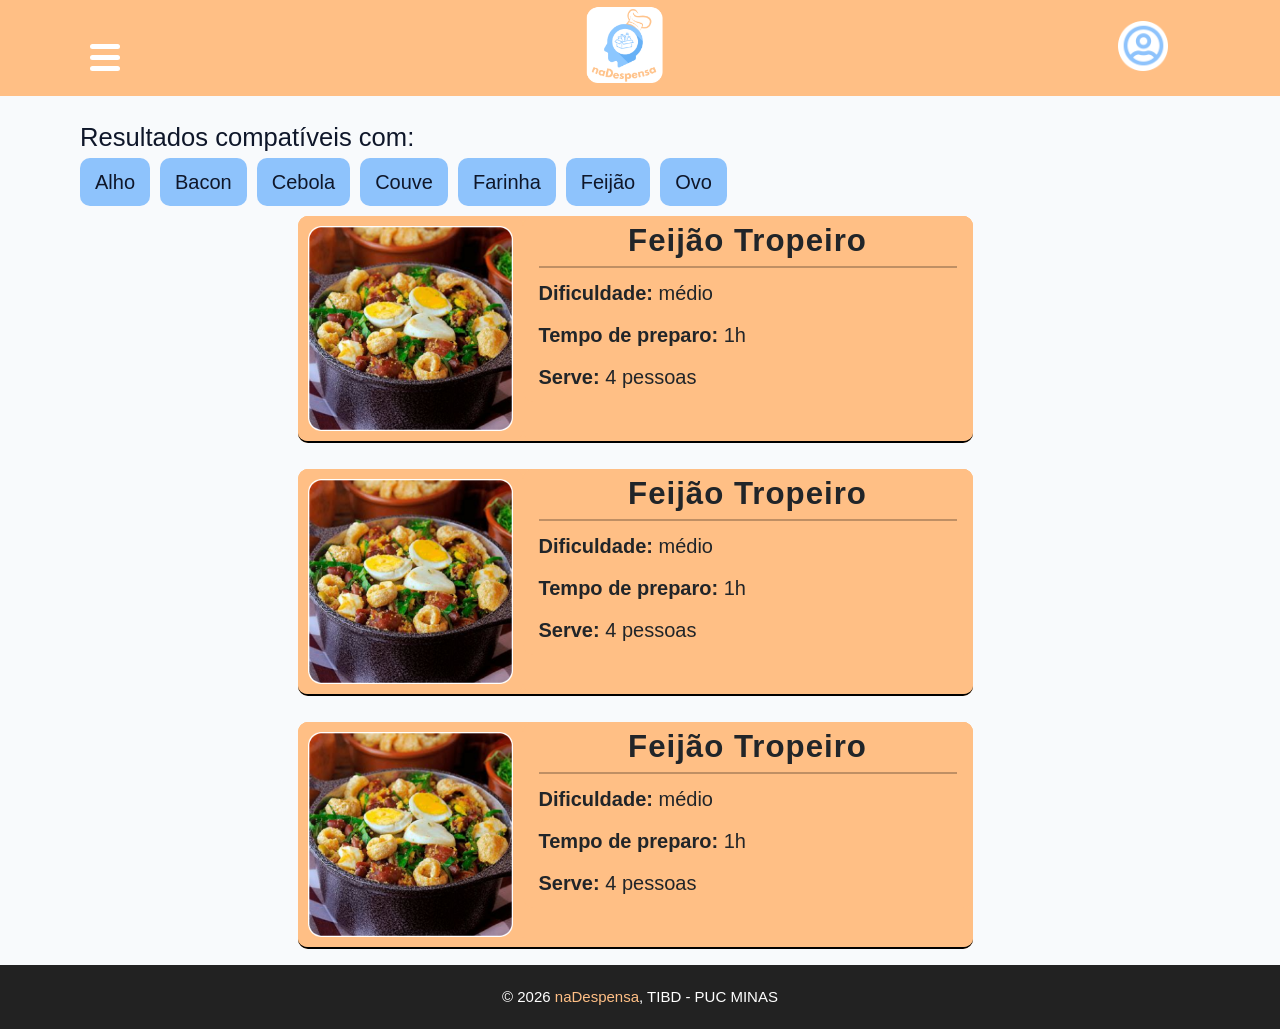
<file: TIBD/Sprint 4 Final/sp2-TIBD-naDespensa-main/resultSearch.html>
<!DOCTYPE html>
<html lang="en">
  <head>
    <meta charset="UTF-8" />
    <meta http-equiv="X-UA-Compatible" content="IE=edge" />
    <meta name="viewport" content="width=device-width, initial-scale=1.0" />
    <title>Simply Recipes || Final</title>
    <!-- favicon -->
    <link rel="shortcut icon" href="./assets/favicon.ico" type="image/x-icon" />
    <!-- normalize -->
    <link rel="stylesheet" href="./css/normalize.css" />
    <!-- font-awesome -->
    <link
      rel="stylesheet"
      href="https://cdnjs.cloudflare.com/ajax/libs/font-awesome/5.14.0/css/all.min.css"
    />
    <link href="https://cdn.jsdelivr.net/npm/bootstrap@5.2.1/dist/css/bootstrap.min.css" rel="stylesheet" integrity="sha384-iYQeCzEYFbKjA/T2uDLTpkwGzCiq6soy8tYaI1GyVh/UjpbCx/TYkiZhlZB6+fzT" crossorigin="anonymous">
    <!-- main css -->
    <link rel="stylesheet" href="./css/main.css" />
    
  </head>
  <body>
     <!-- nav  -->
     <nav class="navbar">
      <div class="nav-center">
        <div class="nav-header">
          <button class="hamburger">
            <div class="bar"></div>
          </button>
         
          <a href="index.html" class="nav-logo">
            <img src="./assets/naDespFundoBranco.png" alt="simply recipes" />
          </a>
          <a href="profile.html" class="button">
            <img class="button-user" src="./assets/button-user.png">
          </a>
        </div> 
        
        </div>
        
      </div>
      
    </nav>
    <div class="hamburger-nav">
            
      <div class="hamburger-header">
        naDespensa
      </div>
      <div class="recipes">
        <span class="buscar-por">Buscar por:</span>
        <div class="ham-blue-bar"></div>
        <div class="ham-options">
          <!--ACCORDION HAMBURGER MENU-->
          <div class="accordion accordion-flush" id="accordionFlushExample">
            <div class="accordion-item">
              <h2 class="accordion-header" id="flush-headingOne">
                <button class="accordion-button collapsed" type="button" data-bs-toggle="collapse" data-bs-target="#flush-collapseOne" aria-expanded="false" aria-controls="flush-collapseOne">
                  Acompanhamentos
                </button>
              </h2>
              <div id="flush-collapseOne" class="accordion-collapse collapse" aria-labelledby="flush-headingOne" data-bs-parent="#accordionFlushExample">
                <div class="accordion-body">
                  <ul>
                  <li><a href="#">teste</a></li>
                  <li><a href="#">teste</a></li>
                  <li><a href="#">teste</a></li>
                </ul>
                </div>
              </div>
            </div>
            <div class="accordion-item">
              <h2 class="accordion-header" id="flush-headingTwo">
                <button class="accordion-button collapsed" type="button" data-bs-toggle="collapse" data-bs-target="#flush-collapseTwo" aria-expanded="false" aria-controls="flush-collapseTwo">
                  Arroz e cereais
                </button>
              </h2>
              <div id="flush-collapseTwo" class="accordion-collapse collapse" aria-labelledby="flush-headingTwo" data-bs-parent="#accordionFlushExample">
                <div class="accordion-body">
                  <ul>
                  <li><a href="#">teste</a></li>
                  <li><a href="#">teste</a></li>
                  <li><a href="#">teste</a></li>
                </ul>
                </div>              
              </div>
            </div>
            <div class="accordion-item">
              <h2 class="accordion-header" id="flush-headingThree">
                <button class="accordion-button collapsed" type="button" data-bs-toggle="collapse" data-bs-target="#flush-collapseThree" aria-expanded="false" aria-controls="flush-collapseThree">
                  Carne
                </button>
              </h2>
              <div id="flush-collapseThree" class="accordion-collapse collapse" aria-labelledby="flush-headingThree" data-bs-parent="#accordionFlushExample">
                <div class="accordion-body">
                  <ul>
                  <li><a href="#">teste</a></li>
                  <li><a href="#">teste</a></li>
                  <li><a href="#">teste</a></li>
                </ul>
                </div>              
              </div>
            </div>
            <div class="accordion-item">
              <h2 class="accordion-header" id="flush-headingFour">
                <button class="accordion-button collapsed" type="button" data-bs-toggle="collapse" data-bs-target="#flush-collapseFour" aria-expanded="false" aria-controls="flush-collapseFour">
                  Massas
                </button>
              </h2>
              <div id="flush-collapseFour" class="accordion-collapse collapse" aria-labelledby="flush-headingFour" data-bs-parent="#accordionFlushExample">
                <div class="accordion-body">
                  <ul>
                  <li><a href="#">teste</a></li>
                  <li><a href="#">teste</a></li>
                  <li><a href="#">teste</a></li>
                </ul>
                </div>              
              </div>
            </div>
            <div class="accordion-item">
              <h2 class="accordion-header" id="flush-headingFive">
                <button class="accordion-button collapsed" type="button" data-bs-toggle="collapse" data-bs-target="#flush-collapseFive" aria-expanded="false" aria-controls="flush-collapseFive">
                  Molhos
                </button>
              </h2>
              <div id="flush-collapseFive" class="accordion-collapse collapse" aria-labelledby="flush-headingFive" data-bs-parent="#accordionFlushExample">
                <div class="accordion-body">
                  <ul>
                  <li><a href="#">teste</a></li>
                  <li><a href="#">teste</a></li>
                  <li><a href="#">teste</a></li>
                </ul>
                </div>              
              </div>
            </div>
            <div class="accordion-item">
              <h2 class="accordion-header" id="flush-headingTen">
                <button class="accordion-button collapsed" type="button" data-bs-toggle="collapse" data-bs-target="#flush-collapseTen" aria-expanded="false" aria-controls="flush-collapseTen">
                  Ovos e laticínios
                </button>
              </h2>
              <div id="flush-collapseTen" class="accordion-collapse collapse" aria-labelledby="flush-headingTen" data-bs-parent="#accordionFlushExample">
                <div class="accordion-body">
                  <ul>
                  <li><a href="#">teste</a></li>
                  <li><a href="#">teste</a></li>
                  <li><a href="#">teste</a></li>
                </ul>
                </div>              
              </div>
            </div>
            <div class="accordion-item">
              <h2 class="accordion-header" id="flush-headingSix">
                <button class="accordion-button collapsed" type="button" data-bs-toggle="collapse" data-bs-target="#flush-collapseSix" aria-expanded="false" aria-controls="flush-collapseSix">
                  Pão e Bolos
                </button>
              </h2>
              <div id="flush-collapseSix" class="accordion-collapse collapse" aria-labelledby="flush-headingSix" data-bs-parent="#accordionFlushExample">
                <div class="accordion-body">
                  <ul>
                  <li><a href="#">teste</a></li>
                  <li><a href="#">teste</a></li>
                  <li><a href="#">teste</a></li>
                </ul>
                </div>              
              </div>
            </div>
            <div class="accordion-item">
              <h2 class="accordion-header" id="flush-headingSeven">
                <button class="accordion-button collapsed" type="button" data-bs-toggle="collapse" data-bs-target="#flush-collapseSeven" aria-expanded="false" aria-controls="flush-collapseSeven">
                  Peixe
                </button>
              </h2>
              <div id="flush-collapseSeven" class="accordion-collapse collapse" aria-labelledby="flush-headingSeven" data-bs-parent="#accordionFlushExample">
                <div class="accordion-body">
                  <ul>
                  <li><a href="#">teste</a></li>
                  <li><a href="#">teste</a></li>
                  <li><a href="#">teste</a></li>
                </ul>
                </div>              
              </div>
            </div>
            <div class="accordion-item">
              <h2 class="accordion-header" id="flush-headingEight">
                <button class="accordion-button collapsed" type="button" data-bs-toggle="collapse" data-bs-target="#flush-collapseEight" aria-expanded="false" aria-controls="flush-collapseEight">
                  Saladas
                </button>
              </h2>
              <div id="flush-collapseEight" class="accordion-collapse collapse" aria-labelledby="flush-headingEight" data-bs-parent="#accordionFlushExample">
                <div class="accordion-body">
                  <ul>
                  <li><a href="#">teste</a></li>
                  <li><a href="#">teste</a></li>
                  <li><a href="#">teste</a></li>
                </ul>
                </div>              
              </div>
            </div>
            <div class="accordion-item">
              <h2 class="accordion-header" id="flush-headingNine">
                <button class="accordion-button collapsed" type="button" data-bs-toggle="collapse" data-bs-target="#flush-collapseNine" aria-expanded="false" aria-controls="flush-collapseNine">
                  Sobremesas
                </button>
              </h2>
              <div id="flush-collapseNine" class="accordion-collapse collapse" aria-labelledby="flush-headingNine" data-bs-parent="#accordionFlushExample">
                <div class="accordion-body">
                  <ul>
                  <li><a href="#">Brigadeiro</a></li>
                  <li><a href="#">Gelatina</a></li>
                  <li><a href="#">Milk Shake</a></li>
                  <li><a href="#">Pavê</a></li>
                  <li><a href="#">Sorvete</a></li>
                </ul>
                </div>              
              </div>
            </div>
          </div>
        </div>        
      </div>
    </div>
    
    <!-- end of nav -->
    <!-- main -->
    <main class="page">
      <div class="row">
        <div class="col-12">
            <div class="row results">
              <div class="col-12">
                <span class="title">Resultados compatíveis com: </span>
              </div>
              <div class="col-12 grid-container">
                <div class="grid-item" href="#">Alho</div>
                <div class="grid-item" href="#">Bacon</div>
                <div class="grid-item" href="#">Cebola</div>
                <div class="grid-item" href="#">Couve</div>
                <div class="grid-item" href="#">Farinha</div>
                <div class="grid-item" href="#">Feijão</div>
                <div class="grid-item" href="#">Ovo</div>
              </div>
            </div>
        </div>
      </div>
      <div class="row">
        <div class="col-12">
          <div class="row">
          <!--CARD SEPARATION-->
          <a href="/single-recipe.html">
          <div class="cardRecipe ">
          <div class="card mb-3 mx-auto" style="max-width: 675px">
            <div class="row g-0 cardBorderBottom">
              <div class="col-md-4">
                <img src="assets/recipes/tropeiro.png" class="img-fluid rounded-start" alt="...">
              </div>
              <div class="col-md-8">
                <div class="card-body">
                  <h3 class="card-title">Feijão Tropeiro</h3>
                  <hr style="height:2px;border-width:0;color:black;background-color:black">                   
                  <p class="card-text"><span class="recipeDesc">Dificuldade: </span>médio</p>
                  <p class="card-text"><span class="recipeDesc">Tempo de preparo: </span>1h</p>
                  <p class="card-text"><span class="recipeDesc">Serve: </span>4 pessoas</p>
                </div>
              </div>
            </div>
          </div>
        </div>
      </a>
    
        <!--CARD SEPARATION END-->
        <!--CARD SEPARATION-->
        <a href="/single-recipe.html">
        <div class="cardRecipe ">
          <div class="card mb-3 mx-auto" style="max-width: 675px">
            <div class="row g-0 cardBorderBottom">
              <div class="col-md-4">
                <img src="assets/recipes/tropeiro.png" class="img-fluid rounded-start" alt="...">
              </div>
              <div class="col-md-8">
                <div class="card-body">
                  <h3 class="card-title">Feijão Tropeiro</h3>
                  <hr style="height:2px;border-width:0;color:black;background-color:black">                   
                  <p class="card-text"><span class="recipeDesc">Dificuldade: </span>médio</p>
                  <p class="card-text"><span class="recipeDesc">Tempo de preparo: </span>1h</p>
                  <p class="card-text"><span class="recipeDesc">Serve: </span>4 pessoas</p>
                </div>
              </div>
            </div>
          </div>
        </div>
      </a>
        <!--CARD SEPARATION END-->
        <!--CARD SEPARATION-->
        <a href="/single-recipe.html">
        <div class="cardRecipe ">
          <div class="card mb-3 mx-auto" style="max-width: 675px">
            <div class="row g-0 cardBorderBottom">
              <div class="col-md-4">
                <img src="assets/recipes/tropeiro.png" class="img-fluid rounded-start" alt="...">
              </div>
              <div class="col-md-8">
                <div class="card-body">
                  <h3 class="card-title">Feijão Tropeiro</h3>
                  <hr style="height:2px;border-width:0;color:black;background-color:black">                   
                  <p class="card-text"><span class="recipeDesc">Dificuldade: </span>médio</p>
                  <p class="card-text"><span class="recipeDesc">Tempo de preparo: </span>1h</p>
                  <p class="card-text"><span class="recipeDesc">Serve: </span>4 pessoas</p>
                </div>
              </div>
            </div>
          </div>
        </div>
      </a>
        <!--CARD SEPARATION END-->
        </div>
        </div>
      </div>
    </main>
    <!-- end of main -->
    <!-- footer -->
    <footer class="page-footer" style="font-size: 15px;">
      <p>
        &copy; <span id="date"></span>
        <span class="footer-logo">naDespensa</span>, TIBD - PUC MINAS
        <a href=""></a>
      </p>
    </footer>
    <script src="https://cdn.jsdelivr.net/npm/@popperjs/core@2.11.6/dist/umd/popper.min.js" integrity="sha384-oBqDVmMz9ATKxIep9tiCxS/Z9fNfEXiDAYTujMAeBAsjFuCZSmKbSSUnQlmh/jp3" crossorigin="anonymous"></script>
    <script src="https://cdn.jsdelivr.net/npm/bootstrap@5.2.1/dist/js/bootstrap.min.js" integrity="sha384-7VPbUDkoPSGFnVtYi0QogXtr74QeVeeIs99Qfg5YCF+TidwNdjvaKZX19NZ/e6oz" crossorigin="anonymous"></script>

    <script src="./js/app.js"></script>
  </body>
</html>
</file>
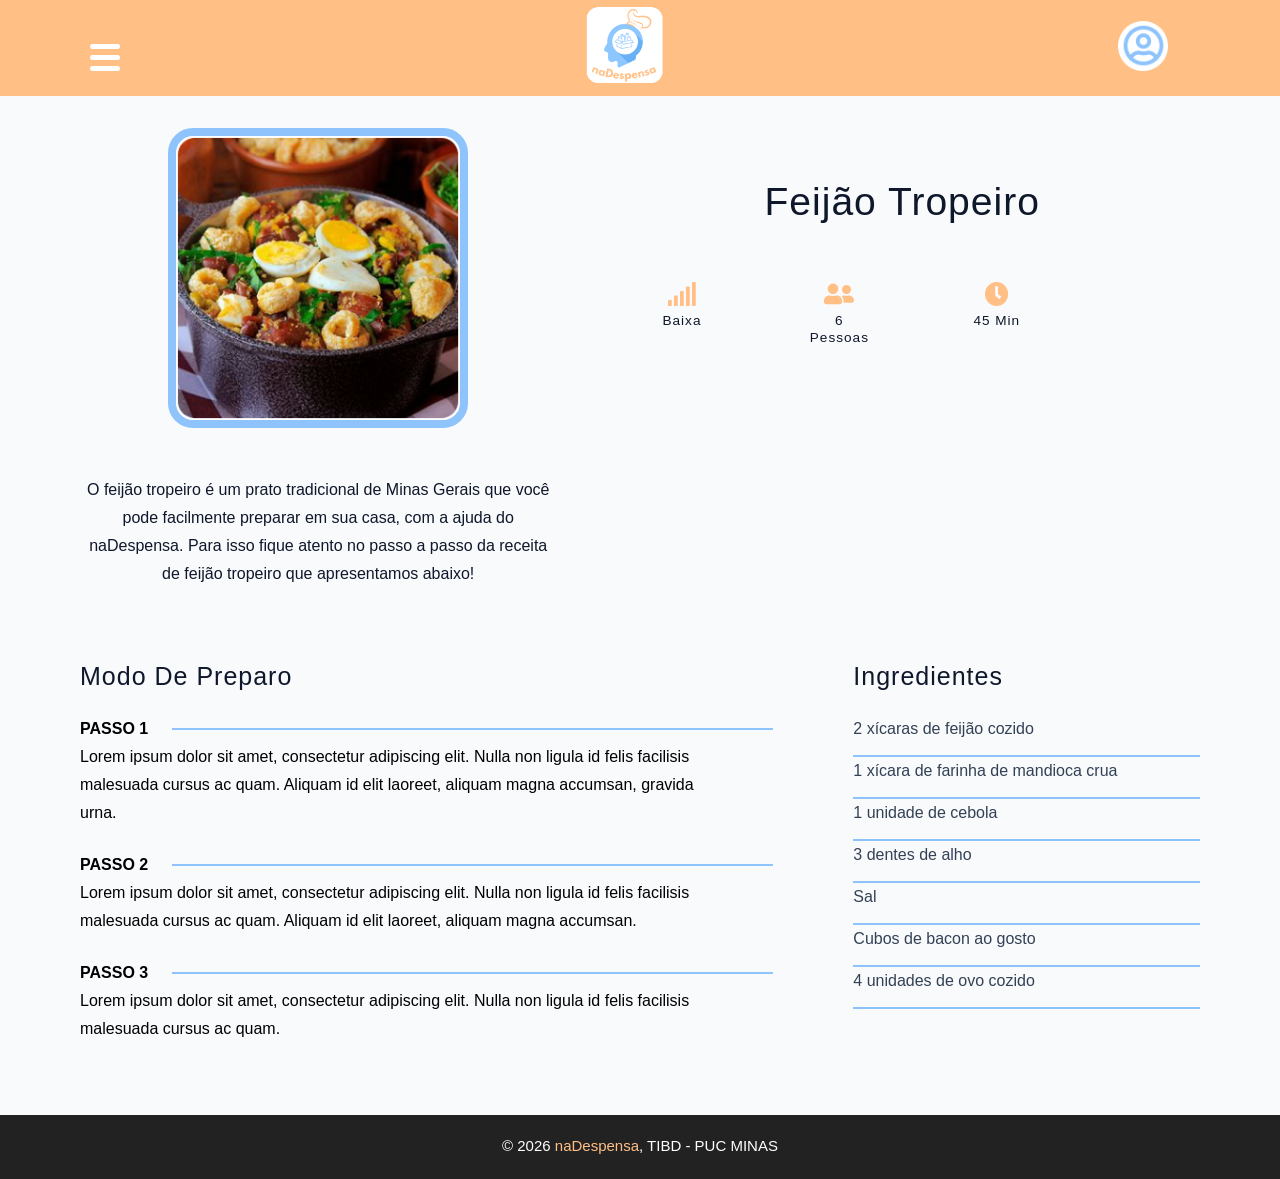
<file: TIBD/Sprint 4 Final/sp2-TIBD-naDespensa-main/single-recipe.html>
<!DOCTYPE html>
<html lang="en">
  <head>
    <meta charset="UTF-8" />
    <meta http-equiv="X-UA-Compatible" content="IE=edge" />
    <meta name="viewport" content="width=device-width, initial-scale=1.0" />
    <title>Receita</title>
    <!-- favicon -->
    <link rel="shortcut icon" href="./assets/favicon.ico" type="image/x-icon" />
    <!-- normalize -->
    <link rel="stylesheet" href="./css/normalize.css" />
    <!-- font-awesome -->
    <link
      rel="stylesheet"
      href="https://cdnjs.cloudflare.com/ajax/libs/font-awesome/5.14.0/css/all.min.css"
    />
    <link href="https://cdn.jsdelivr.net/npm/bootstrap@5.2.1/dist/css/bootstrap.min.css" rel="stylesheet" integrity="sha384-iYQeCzEYFbKjA/T2uDLTpkwGzCiq6soy8tYaI1GyVh/UjpbCx/TYkiZhlZB6+fzT" crossorigin="anonymous">

    <!-- main css -->
    <link rel="stylesheet" href="./css/mainArt.css" />
    
  </head>
  <body>
     <!-- nav  -->
    <nav class="navbar">
      <div class="nav-center">
        <div class="nav-header">
          <button class="hamburger">
            <div class="bar"></div>
          </button>
         
          <a href="index.html" class="nav-logo">
            <img src="./assets/naDespFundoBranco.png" alt="simply recipes" />
          </a>
          <a href="profile.html" class="button">
            <img class="button-user" src="./assets/button-user.png">
          </a>
        </div> 
        
        </div>
        
      </div>
      
    </nav>
    <div class="hamburger-nav">
            
      <div class="hamburger-header">
        naDespensa
      </div>
      <div class="recipes">
        <span class="buscar-por">Buscar por:</span>
        <div class="ham-blue-bar"></div>
        <div class="ham-options">
          <!--ACCORDION HAMBURGER MENU-->
          <div class="accordion accordion-flush" id="accordionFlushExample">
            <div class="accordion-item">
              <h2 class="accordion-header" id="flush-headingOne">
                <button class="accordion-button collapsed" type="button" data-bs-toggle="collapse" data-bs-target="#flush-collapseOne" aria-expanded="false" aria-controls="flush-collapseOne">
                  Acompanhamentos
                </button>
              </h2>
              <div id="flush-collapseOne" class="accordion-collapse collapse" aria-labelledby="flush-headingOne" data-bs-parent="#accordionFlushExample">
                <div class="accordion-body">
                  <ul>
                  <li><a href="#">teste</a></li>
                  <li><a href="#">teste</a></li>
                  <li><a href="#">teste</a></li>
                </ul>
                </div>
              </div>
            </div>
            <div class="accordion-item">
              <h2 class="accordion-header" id="flush-headingTwo">
                <button class="accordion-button collapsed" type="button" data-bs-toggle="collapse" data-bs-target="#flush-collapseTwo" aria-expanded="false" aria-controls="flush-collapseTwo">
                  Arroz e cereais
                </button>
              </h2>
              <div id="flush-collapseTwo" class="accordion-collapse collapse" aria-labelledby="flush-headingTwo" data-bs-parent="#accordionFlushExample">
                <div class="accordion-body">
                  <ul>
                  <li><a href="#">teste</a></li>
                  <li><a href="#">teste</a></li>
                  <li><a href="#">teste</a></li>
                </ul>
                </div>              
              </div>
            </div>
            <div class="accordion-item">
              <h2 class="accordion-header" id="flush-headingThree">
                <button class="accordion-button collapsed" type="button" data-bs-toggle="collapse" data-bs-target="#flush-collapseThree" aria-expanded="false" aria-controls="flush-collapseThree">
                  Carne
                </button>
              </h2>
              <div id="flush-collapseThree" class="accordion-collapse collapse" aria-labelledby="flush-headingThree" data-bs-parent="#accordionFlushExample">
                <div class="accordion-body">
                  <ul>
                  <li><a href="#">teste</a></li>
                  <li><a href="#">teste</a></li>
                  <li><a href="#">teste</a></li>
                </ul>
                </div>              
              </div>
            </div>
            <div class="accordion-item">
              <h2 class="accordion-header" id="flush-headingFour">
                <button class="accordion-button collapsed" type="button" data-bs-toggle="collapse" data-bs-target="#flush-collapseFour" aria-expanded="false" aria-controls="flush-collapseFour">
                  Massas
                </button>
              </h2>
              <div id="flush-collapseFour" class="accordion-collapse collapse" aria-labelledby="flush-headingFour" data-bs-parent="#accordionFlushExample">
                <div class="accordion-body">
                  <ul>
                  <li><a href="#">teste</a></li>
                  <li><a href="#">teste</a></li>
                  <li><a href="#">teste</a></li>
                </ul>
                </div>              
              </div>
            </div>
            <div class="accordion-item">
              <h2 class="accordion-header" id="flush-headingFive">
                <button class="accordion-button collapsed" type="button" data-bs-toggle="collapse" data-bs-target="#flush-collapseFive" aria-expanded="false" aria-controls="flush-collapseFive">
                  Molhos
                </button>
              </h2>
              <div id="flush-collapseFive" class="accordion-collapse collapse" aria-labelledby="flush-headingFive" data-bs-parent="#accordionFlushExample">
                <div class="accordion-body">
                  <ul>
                  <li><a href="#">teste</a></li>
                  <li><a href="#">teste</a></li>
                  <li><a href="#">teste</a></li>
                </ul>
                </div>              
              </div>
            </div>
            <div class="accordion-item">
              <h2 class="accordion-header" id="flush-headingTen">
                <button class="accordion-button collapsed" type="button" data-bs-toggle="collapse" data-bs-target="#flush-collapseTen" aria-expanded="false" aria-controls="flush-collapseTen">
                  Ovos e laticínios
                </button>
              </h2>
              <div id="flush-collapseTen" class="accordion-collapse collapse" aria-labelledby="flush-headingTen" data-bs-parent="#accordionFlushExample">
                <div class="accordion-body">
                  <ul>
                  <li><a href="#">teste</a></li>
                  <li><a href="#">teste</a></li>
                  <li><a href="#">teste</a></li>
                </ul>
                </div>              
              </div>
            </div>
            <div class="accordion-item">
              <h2 class="accordion-header" id="flush-headingSix">
                <button class="accordion-button collapsed" type="button" data-bs-toggle="collapse" data-bs-target="#flush-collapseSix" aria-expanded="false" aria-controls="flush-collapseSix">
                  Pão e Bolos
                </button>
              </h2>
              <div id="flush-collapseSix" class="accordion-collapse collapse" aria-labelledby="flush-headingSix" data-bs-parent="#accordionFlushExample">
                <div class="accordion-body">
                  <ul>
                  <li><a href="#">teste</a></li>
                  <li><a href="#">teste</a></li>
                  <li><a href="#">teste</a></li>
                </ul>
                </div>              
              </div>
            </div>
            <div class="accordion-item">
              <h2 class="accordion-header" id="flush-headingSeven">
                <button class="accordion-button collapsed" type="button" data-bs-toggle="collapse" data-bs-target="#flush-collapseSeven" aria-expanded="false" aria-controls="flush-collapseSeven">
                  Peixe
                </button>
              </h2>
              <div id="flush-collapseSeven" class="accordion-collapse collapse" aria-labelledby="flush-headingSeven" data-bs-parent="#accordionFlushExample">
                <div class="accordion-body">
                  <ul>
                  <li><a href="#">teste</a></li>
                  <li><a href="#">teste</a></li>
                  <li><a href="#">teste</a></li>
                </ul>
                </div>              
              </div>
            </div>
            <div class="accordion-item">
              <h2 class="accordion-header" id="flush-headingEight">
                <button class="accordion-button collapsed" type="button" data-bs-toggle="collapse" data-bs-target="#flush-collapseEight" aria-expanded="false" aria-controls="flush-collapseEight">
                  Saladas
                </button>
              </h2>
              <div id="flush-collapseEight" class="accordion-collapse collapse" aria-labelledby="flush-headingEight" data-bs-parent="#accordionFlushExample">
                <div class="accordion-body">
                  <ul>
                  <li><a href="#">teste</a></li>
                  <li><a href="#">teste</a></li>
                  <li><a href="#">teste</a></li>
                </ul>
                </div>              
              </div>
            </div>
            <div class="accordion-item">
              <h2 class="accordion-header" id="flush-headingNine">
                <button class="accordion-button collapsed" type="button" data-bs-toggle="collapse" data-bs-target="#flush-collapseNine" aria-expanded="false" aria-controls="flush-collapseNine">
                  Sobremesas
                </button>
              </h2>
              <div id="flush-collapseNine" class="accordion-collapse collapse" aria-labelledby="flush-headingNine" data-bs-parent="#accordionFlushExample">
                <div class="accordion-body">
                  <ul>
                  <li><a href="#">Brigadeiro</a></li>
                  <li><a href="#">Gelatina</a></li>
                  <li><a href="#">Milk Shake</a></li>
                  <li><a href="#">Pavê</a></li>
                  <li><a href="#">Sorvete</a></li>
                </ul>
                </div>              
              </div>
            </div>
          </div>
        </div>        
      </div>
    </div>

    
    <!-- end of nav -->
    <main class="page">
      <div class="recipe-page">
        <section class="recipe-hero">
          <img
            src="./assets/recipes/feijo.png"
            class="img recipe-hero-img"
          />
          <article class="recipe-info">
            <h2 style="text-align: center;"">Feijão tropeiro</h2>
              <div class="row col-10 container-fluid" style="margin-left: auto">
                <div class="col-4">
                  <div class="recipe-icons">
                    <article>
                      <i class="fas fa-sharp fa-solid fa-signal"></i>
                      <h5>Baixa</h5>
                    </article>
                  </div>
                </div>
                <div class="col-4">
                  <div class="recipe-icons">
                    <article>
                      <i class="fas fa-user-friends"></i>
                      <h5>6 pessoas</h5>
                    </article>
                  </div>
                </div>
                <div class="col-4">
                  <div class="recipe-icons">
                    <article>
                      <i class="fas fa-clock"></i>
                      <h5>45 min</h5>
                    </article>
                  </div>
                </div>
              </div>
          </article>
          <div class="block-desc-receita">
            <p class="desc-receita">
              O feijão tropeiro é um prato tradicional de Minas Gerais que você pode facilmente preparar em sua casa, com a ajuda do naDespensa. Para isso fique atento no passo a passo da receita de feijão tropeiro que apresentamos abaixo!
          </p>
          </div>
        </section>
        <!-- content -->
        <section class="recipe-content">
          <article>
            <h4>modo de preparo</h4>
            <!-- single instruction -->
            <div class="single-instruction">
              <header>
                <p>Passo 1</p>
                <div></div>
              </header>
              <p>
                Lorem ipsum dolor sit amet, consectetur adipiscing elit. Nulla non ligula id felis facilisis malesuada cursus ac quam. Aliquam id elit laoreet, aliquam magna accumsan, gravida urna.
              </p>
            </div>
            <!-- end of single instruction -->
            <!-- single instruction -->
            <div class="single-instruction">
              <header>
                <p>Passo 2</p>
                <div></div>
              </header>
              <p>
                Lorem ipsum dolor sit amet, consectetur adipiscing elit. Nulla non ligula id felis facilisis malesuada cursus ac quam. Aliquam id elit laoreet, aliquam magna accumsan.
              </p>
            </div>
            <!-- end of single instruction -->
            <!-- single instruction -->
            <div class="single-instruction">
              <header>
                <p>Passo 3</p>
                <div></div>
              </header>
              <p>
                Lorem ipsum dolor sit amet, consectetur adipiscing elit. Nulla non ligula id felis facilisis malesuada cursus ac quam.
              </p>
            </div>
            <!-- end of single instruction -->
          </article>
          <article class="second-column">
            <div>
              <h4>Ingredientes</h4>
              <ul>
                <li class="single-ingredient">2 xícaras de feijão cozido</li>
                <li class="single-ingredient">1 xícara de farinha de mandioca crua</li>
                <li class="single-ingredient">1 unidade de cebola</li>
                <li class="single-ingredient">3 dentes de alho</li>
                <li class="single-ingredient">Sal</li>
                <li class="single-ingredient">Cubos de bacon ao gosto</li>
                <li class="single-ingredient">4 unidades de ovo cozido</li>
              </ul>
            </div>
          </article>
        </section>
      </div>
    </main>
    <footer class="page-footer" style="font-size: 15px;">
      <p>
        &copy; <span id="date"></span>
        <span class="footer-logo">naDespensa</span>, TIBD - PUC MINAS
        <a href=""></a>
      </p>
    </footer>
    <script src="https://cdn.jsdelivr.net/npm/@popperjs/core@2.11.6/dist/umd/popper.min.js" integrity="sha384-oBqDVmMz9ATKxIep9tiCxS/Z9fNfEXiDAYTujMAeBAsjFuCZSmKbSSUnQlmh/jp3" crossorigin="anonymous"></script>
    <script src="https://cdn.jsdelivr.net/npm/bootstrap@5.2.1/dist/js/bootstrap.min.js" integrity="sha384-7VPbUDkoPSGFnVtYi0QogXtr74QeVeeIs99Qfg5YCF+TidwNdjvaKZX19NZ/e6oz" crossorigin="anonymous"></script>

    <script src="./js/app.js"></script>
  </body>
</html>
</file>
<file: DIW/Trabalho Prático - Portal de Filmes/entrega site/style.css>
* {
    font-family: 'Poppins', sans-serif;
}

html {
    background: #70a0cf;
}

main {
    background: #70a0cf;
}

h2 {
    color: white;
}

h6 {
    color: white;
}

h5 {
    color: white;
}

h4 {
    color: white;
}

a {
    font-size: large;
    margin-block: -5px;
}

p {
    color: white;
}

img.imgs_noticias {
    width: 100%;
    height: 100%;
    max-height: 100px;
}

p.card-text {
    color: black;
    align-items: center;
    text-align: center;
}

.header {
    background: #212529;
}

img.navbar-brand {
    width: 150px;
    height: 130px;
    margin-right: 25px;
}

.container {
    text-align: justify;
}

.carousel-item {
    color: white;
    font-size: 14px;
}

.carousel-indicators {
    top: 90%;
}

.container-info {
    margin-right: 18%;
    margin-bottom: 10%;
}

@media screen and (max-width: 992px) {
    .carousel-item img {
        width: 80%;
        padding-left: 20%;
    }

    .container-info {
        margin-top: 10%;
        padding-left: 10%;
        margin-right: 18%;
        margin-bottom: 10%;
    }
}

.card-img-top {
    width: 100%;
    height: 100%;
}

.profile-header-container {
    margin: 0 auto;
    text-align: left;
    margin-top: 0;
}

.profile-header-img {
    padding: 54px;
}

img.img-circle {
    width: 100%;
    height: 100%;
    border-radius: 40%
}

.fa {
    color: white;
    width: 50px;
    font-size: 40px;
    text-align: center;
    text-decoration: none;
    border-radius: 50%;
    margin: 10px;
}

.fa:hover {
    opacity: 0.8;
}

.footertext {
    margin-top: 15px;
    align-self: center;
    color: #212529;
}
</file>
<file: DIW/Trabalho Prático 2 - Portal de Filmes integrado com API/entrega site/style.css>
* {
  font-family: "Poppins", sans-serif;
}

html {
  background: #70a0cf;
}

main {
  background: #70a0cf;
}

h2 {
  color: white;
  margin:30px;
  display: flex; 
  justify-content:center;
}

h6 {
  color: white;
}

button {
  background: #70a0cf;
}

h5 {
  color: white;
}

h4 {
  color: white;
}

a {
  font-size: large;
}

p {
  color: white;
}

.bgcolor {
  background-color: #3776b4;
}

.colorb2 {
  color: rgb(15, 48, 99);
}

p.card-text {
  color: black;
  align-items: center;
  text-align: center;
}

.header {
  background: #212529;
}

img.navbar-brand {
  width: 150px;
  height: 130px;
  margin-right: 25px;
}

.container {
  text-align: justify;
}

.carousel-item {
  color: white;
  font-size: 14px;
}

.carousel-indicators {
  top: 90%;
}

.container-info {
  margin-right: 18%;
  margin-bottom: 10%;
}

@media screen and (max-width: 992px) {
  .carousel-item img {
    width: 80%;
    padding-left: 20%;
  }

  .container-info {
    margin-top: 10%;
    padding-left: 10%;
    margin-right: 18%;
    margin-bottom: 10%;
  }
}

.card-img-top {
  width: 100%;
  height: 100%;
}

.profile-header-container {
  margin: 0 auto;
  text-align: left;
  margin-top: 0;
}

.profile-header-img {
  padding: 54px;
}

img.img-circle {
  width: 100%;
  height: 100%;
  border-radius: 40%;
}

.fa {
  color: white;
  width: 50px;
  font-size: 40px;
  text-align: center;
  text-decoration: none;
  border-radius: 50%;
  margin: 10px;
}

.fa:hover {
  opacity: 0.8;
}

img.imgs_noticias {
  max-width: 100%;
  max-height: 70%;
}

.padding-30 {
  padding: 30px;
}

.footertext {
  margin-top: 15px;
  align-self: center;
  color: #212529;
}
</file>
<file: TIBD/Sprint 4 Final/sp2-TIBD-naDespensa-main/css/mainArt.css>
*,
::after,
::before {
  box-sizing: border-box;
}
/* fonts */
@import url('https://fonts.googleapis.com/css2?family=League+Spartan&display=swap');
@import url('https://fonts.googleapis.com/css2?family=Roboto:wght@400;500;600&family=Montserrat&display=swap');
html {
  font-size: 100%;
} /*16px*/

:root {
  /* colors */
  --primary-100: #FFBF85;
  --primary-200: #FFBF85;
  --primary-300: #FFBF85;
  --primary-400: #FFBF85;
  --primary-500: #FFBF85;
  --primary-600: #FFBF85;
  --primary-700: #FFBF85;
  --primary-800: #FFBF85;
  --primary-900: #FFBF85;

  /* grey */
  --grey-50: #f8fafc;
  --grey-100: #f1f5f9;
  --grey-200: #e2e8f0;
  --grey-300: #cbd5e1;
  --grey-400: #94a3b8;
  --grey-500: #64748b;
  --grey-600: #475569;
  --grey-700: #334155;
  --grey-800: #1e293b;
  --grey-900: #0f172a;
  /* rest of the colors */
  --black: #222;
  --white: #fff;
  --red-light: #f8d7da;
  --red-dark: #842029;
  --green-light: #d1e7dd;
  --green-dark: #0f5132;

  /* fonts  */
  --headingFont: 'league spartan', sans-serif;
  --bodyFont: 'league spartan', sans-serif;
  --smallText: 0.7em;
  /* rest of the vars */
  --backgroundColor: var(--grey-50);
  --textColor: var(--grey-900);
  --borderRadius: 0.25rem;
  --letterSpacing: 1px;
  --transition: 0.3s ease-in-out all;
  --max-width: 1120px;
  --fixed-width: 600px;

  /* box shadow*/
  --shadow-1: 0 1px 3px 0 rgba(0, 0, 0, 0.1), 0 1px 2px 0 rgba(0, 0, 0, 0.06);
  --shadow-2: 0 4px 6px -1px rgba(0, 0, 0, 0.1),
    0 2px 4px -1px rgba(0, 0, 0, 0.06);
  --shadow-3: 0 10px 15px -3px rgba(0, 0, 0, 0.1),
    0 4px 6px -2px rgba(0, 0, 0, 0.05);
  --shadow-4: 0 20px 25px -5px rgba(0, 0, 0, 0.1),
    0 10px 10px -5px rgba(0, 0, 0, 0.04);
}

body {
  background: var(--backgroundColor);
  font-family: 'League Spartan', sans-serif;  font-weight: 400;
  line-height: 1.75;
  color: var(--textColor);
}

p {
  margin-top: 0;
  margin-bottom: 1.5rem;
  max-width: 40em;
}

h1,
h2,
h3,
h4,
h5 {
  margin: 0;
  margin-bottom: 1.38rem;
  font-family: 'League Spartan', sans-serif;  font-weight: 400;
  line-height: 1.3;
  text-transform: capitalize;
  letter-spacing: var(--letterSpacing);
}

h1 {
  margin-top: 0;
  font-size: 3.052rem;
}

h2 {
  font-size: 2.441rem;
}

h3 {
  font-size: 1.953rem;
}

h4 {
  font-size: 1.563rem;
}

h5 {
  font-size: 1.25rem;
}

small,
.text-small {
  font-size: var(--smallText);
}

a {
  text-decoration: none!important;
}
a:hover {
    text-decoration:none; 
    cursor:pointer; 
}
ul {
  list-style-type: none;
  padding: 0;
}

.img {
  width: 100%;
  display: block;
  object-fit: cover;
}
/* buttons */

.button{
  margin-left: auto;
  background: transparent;
  border: 0;
}
.button-user{
  width: 50px !important;
  margin-bottom: 20px;
}

.btn {
  cursor: pointer;
  color: var(--white);
  background: transparent;
  border: transparent;
  border-radius: var(--borderRadius);
  letter-spacing: var(--letterSpacing);
  padding: 0.375rem 0.75rem;
  box-shadow: var(--shadow-1);
  transition: var(--transtion);
  text-transform: capitalize;
  display: inline-block;
  margin-right: auto;
}
.btn:hover {
  background: var(--primary-700);
  box-shadow: var(--shadow-3);
}
.btn-hipster {
  color: var(--primary-500);
  background: var(--primary-200);
}
.btn-hipster:hover {
  color: var(--primary-200);
  background: var(--primary-700);
}
.btn-block {
  width: 100%;
}

/* alerts */
.alert {
  padding: 0.375rem 0.75rem;
  margin-bottom: 1rem;
  border-color: transparent;
  border-radius: var(--borderRadius);
}

.alert-danger {
  color: var(--red-dark);
  background: var(--red-light);
}
.alert-success {
  color: var(--green-dark);
  background: var(--green-light);
}
/* form */

.form {
  width: 90vw;
  max-width: var(--fixed-width);
  background: var(--white);
  border-radius: var(--borderRadius);
  box-shadow: var(--shadow-2);
  padding: 2rem 2.5rem;
  margin: 3rem auto;
}
.form-label {
  display: block;
  font-size: var(--smallText);
  margin-bottom: 0.5rem;
  text-transform: capitalize;
  letter-spacing: var(--letterSpacing);
}
.form-input,
.form-textarea {
  width: 100%;
  padding: 0.375rem 0.75rem;
  border-radius: var(--borderRadius);
  background: var(--backgroundColor);
  border: 1px solid var(--grey-200);
}

.form-row {
  margin-bottom: 1rem;
}

.form-textarea {
  height: 7rem;
}
::placeholder {
  font-family: inherit;
  color: var(--grey-400);
}
.form-alert {
  color: var(--red-dark);
  letter-spacing: var(--letterSpacing);
  text-transform: capitalize;
}
/* alert */

@keyframes spinner {
  to {
    transform: rotate(360deg);
  }
}

.loading {
  width: 6rem;
  height: 6rem;
  border: 5px solid var(--grey-400);
  border-radius: 50%;
  border-top-color: var(--primary-500);
  animation: spinner 0.6s linear infinite;
}
.loading {
  margin: 0 auto;
}
/* title */

.title {
  text-align: center;
}

.title-underline {
  background: var(--primary-500);
  width: 7rem;
  height: 0.25rem;
  margin: 0 auto;
  margin-top: -1rem;
}

/*
=============== 
Navbar
===============
*/

.navbar {
  background-color: var(--primary-100);
  display: flex;
  align-items: center;
  justify-content: center;
  
}
.nav-center {
  width: 90vw;
  max-width: var(--max-width);
}
.nav-header {
  height: 6rem;
  display: flex;
  justify-content: center;
  align-items: center;
}
.nav-header img {
  width: 100px;
  margin-top: 20px;
}
.nav-logo {
  display: flex;
  align-items:flex-start;
}

/*.nav-btn {
  padding: 0rem 0.6rem;
  min-width: 50px;
}*/

.nav-links {
  height: 0;
  overflow: hidden;
  display: flex;
  flex-direction: column;
  transition: var(--transition);
}
.show-links {
  height: 23.9375rem;
}

.nav-link {
  display: block;
  text-align: center;
  font-size: 1.25rem;
  text-transform: capitalize;
  color: var(--grey-900);
  letter-spacing: var(--letterSpacing);
  padding: 1rem 0;
  border-top: 1px solid var(--grey-500);
  transition: var(--transition);
}
.nav-link:hover {
  color: var(--primary-500);
}

.contact-link a {
  padding: 0.15rem 1rem;
}

/*
=================
HAMBURGER MENU
=================
*/
/*icon*/
.hamburger {
  z-index: 99;
  margin-right: auto;
  padding: 0rem 0.6rem;
  min-width: 50px;

  position: relative;
  display: block;
  width: 35px;
  cursor: pointer;

  appearance: none;
  background: none;
  outline: none;
  border: none;
}

.hamburger .bar, .hamburger:after, .hamburger:before {
  content: '';
  display: block;
  width: 100%;
  height: 5px;
  background-color: rgb(255, 255, 255);
  margin: 6px 0px;
  transition: 0.4s;
  border-radius: 3px;
  
}

.hamburger.is-active:before {
  background-color: rgb(0, 0, 0);
  transform: rotate(-45deg) translate(-8px, 6px);
  
}

.hamburger.is-active:after {
  transform: rotate(45deg) translate(-9px, -8px);
  background-color: rgb(0, 0, 0);
}

.hamburger.is-active .bar {
  opacity: 0;
  
}

/*ham-bur-tab-menu*/
.hamburger-nav {
  position: fixed;
  top: 0;
  right: 100%;
  width: 82%;
  min-height: 100vh;
  display: block;
  z-index: 98;
  background-color: #FFF;
  
  transition: 0.4s;
}

.hamburger-nav.is-active {
  position: fixed;
  right: 20%;
  box-shadow: 0px 4px 15px rgba(0, 0, 0, 0.35);
}

.hamburger-header {
  
  background-color:var(--primary-100) ;
  height: 7rem;
  padding: 2.3rem 30px 10px 6rem;
  text-align: center;
  font-family: 'League Spartan', sans-serif; font-weight: 700;
  font-size: 30px;
  line-height: 32px;
  color: #FFFFFF;
  
}

/*ham-bur-menu-content*/
.recipes {
  padding-top: 20px ;
}

.recipes .buscar-por {
  margin-left: 2rem;
  font-family: 'League Spartan', sans-serif; font-weight: 400;
  font-size: 25px;
  line-height: 21px;
}
.ham-blue-bar {
  position: absolute;
  left: 5.74%;
  right: 5.74%;
  top: 16.62%;
  bottom: 84.38%;
  border: 3px solid #8EC3FC;
  border-radius: 3px;
}

.ham-options{
  padding-top: 2.3rem;;
}

.accordion .accordion-button{
  font-family: 'League Spartan', sans-serif; font-weight: 400 !important;
  font-size: 20px;
  line-height: 21px;
}

.accordion .accordion-collapse{
  font-family: 'League Spartan', sans-serif; font-weight: 400 !important;
  font-size: 19px;
  line-height: 21px;
}

.hamburger-nav ul {
  list-style-type: disc;
  display: block;
  width: 100%;
  margin-left: 2em;
  
  
  color: #8EC3FC;
  margin-bottom: -5px;
}


.hamburger-nav a {
  display: block;
  width: 100%;
  max-width: 80%;
  margin: 0 30px 8px;
  text-align: left;
  padding: 5px 0px;
  background-color: #ffffff;

  color: #000000;
  text-decoration: none;
}


@media screen and (min-width: 992px) {
  .navbar {
    height: 6rem;
  }
  .nav-center {
    align-items: center;
  }
  .nav-header {
    padding: 0;
    margin-right: 2rem;
    height: auto;
    display:flex;
    justify-content: center;
    align-items: center;
  }
  .nav-header img {
    width: 100px;
    margin-top: -2px;
  
  }

  
  .nav-links {
    height: auto !important;
    flex-direction: row;
    align-items: center;
    width: 100%;
  }
  .nav-link {
    padding: 0;
    border-top: none;
    margin-right: 1rem;
    font-size: 1rem;
  }
  .contact-link {
    margin-right: 0;
    margin-left: auto;
  }
}
/*
=============== 
Page
===============
*/

.page {
  width: 90vw;
  max-width: var(--max-width);
  margin: 0 auto;
}
.page {
  padding-top: 2rem;
  min-height: calc(100vh - (6rem + 4rem));
}
/*
=============== 
Footer
===============
*/

.page-footer {
  text-align: center;
  height: 4rem;
  display: flex;
  align-items: center;
  justify-content: center;
  background: var(--black);
  color: var(--white);
}
.page-footer h5 {
  margin-top: 0;
  margin-bottom: 0;
}
.page-footer p {
  margin-bottom: 0;
}
.page-footer .footer-logo,
.page-footer a {
  color: var(--primary-500);
}
/*
=============== 
Hero
===============
*/

.hero {
  height: 40vh;
  position: relative;
  margin-bottom: 2rem;
  background: url('../assets/main.jpeg') center/cover no-repeat;
  border-radius: var(--borderRadius);
}
.hero-container {
  position: absolute;
  top: 0;
  left: 0;
  width: 100%;
  height: 100%;
  display: flex;
  align-items: center;
  justify-content: center;
  background: rgba(0, 0, 0, 0.4);
  border-radius: var(--borderRadius);
}
.hero-text {
  color: var(--white);
  text-align: center;
}

@media only screen and (min-width: 768px) {
  .hero-text h1 {
    font-size: 4rem;
    margin-bottom: 0;
  }
}

/*
=============== 
Recipes 
===============
*/

.recipes-container {
  display: grid;
  gap: 2rem 1rem;
}

.recipes-list {
  display: grid;
  gap: 2rem 1rem;
  padding-bottom: 3rem;
}
.tags-container {
  order: 1;
  display: flex;
  flex-direction: column;
  padding-bottom: 3rem;
  /* background: blue; */
}
.tags-container h4 {
  margin-bottom: 0.5rem;
  font-weight: 500;
}
.tags-list {
  display: grid;
  grid-template-columns: 1fr 1fr 1fr;
}
.tags-list a {
  text-transform: capitalize;
  display: block;
  color: var(--grey-500);
  transition: var(--transition);
}
.tags-list a:hover {
  color: var(--primary-500);
}
.recipe {
  display: block;
}
.recipe-img {
  height: 15rem;
  border-radius: var(--borderRadius);
  margin-bottom: 1rem;
}
.recipe h5 {
  margin-bottom: 0;
  margin-top: 0.25rem;
  line-height: 1;
  color: var(--grey-700);
}
.recipe p {
  margin-bottom: 0;
  line-height: 1;
  color: var(--grey-500);
  margin-top: 0.5rem;
  letter-spacing: var(--letterSpacing);
}
@media screen and (min-width: 576px) {
  .recipes-list {
    grid-template-columns: 1fr 1fr;
  }
  .recipe-img {
    height: 10rem;
  }
}

@media screen and (min-width: 992px) {
  .recipes-container {
    grid-template-columns: 200px 1fr;
    gap: 1rem;
  }
  .recipes-list {
    grid-template-columns: 1fr 1fr;
  }

  .recipe p {
    font-size: 0.85rem;
  }
  .tags-container {
    order: 0;
    /* background: blue; */
  }
  .tags-list {
    display: grid;
    grid-template-columns: 1fr;
  }
}

@media screen and (min-width: 1200px) {
  .recipe h5 {
    font-size: 1.15rem;
  }
  .recipes-list {
    grid-template-columns: 1fr 1fr 1fr;
  }
}
/*
=============== 
Error
===============
*/
.error-page {
  text-align: center;
  padding-top: 5rem;
}
.error-page h1 {
  font-size: 9rem;
}
/*
=============== 
About Page
===============
*/

.about-page h2 {
  text-transform: none;
  font-weight: bold;
}
.about-page {
  display: grid;
  gap: 2rem 4rem;
  padding-bottom: 3rem;
}
.about-img {
  border-radius: 25px;
  height: 300px;
  width: 360px;
  size: 20px !important;
  border: 8px solid #8EC3FC;
  margin-left: auto;
  margin-right: auto
}

@media screen and (min-width: 992px) {
  .about-page {
    grid-template-columns: 1fr 1fr;
    grid-template-rows: 400px;
    align-items: center;
  }
  .about-img {
    height: 100%;
  }
}

.featured-title {
  text-align: center;
}
/*
=============== 
Contact Page
===============
*/
.contact-form {
  width: 100%;
  margin: 0;
}
.contact-container {
  display: grid;
  gap: 2rem 3rem;
  padding-bottom: 3rem;
}
@media screen and (min-width: 992px) {
  .contact-container {
    grid-template-columns: 1fr 450px;
    align-items: center;
  }
}

/*
=============== 
Tags Page
===============
*/

.tags-wrapper {
  display: grid;
  gap: 2rem;
  padding-bottom: 3rem;
}
.tag {
  background: var(--grey-500);
  border-radius: var(--borderRadius);
  text-align: center;
  color: var(--white);
  transition: var(--transition);
  padding: 0.75rem 0;
}
.tag:hover {
  background: var(--primary-500);
}
.tag h5,
.tag p {
  margin-bottom: 0;
}
.tag h5 {
  font-weight: 600;
}
@media screen and (min-width: 576px) {
  .tags-wrapper {
    grid-template-columns: 1fr 1fr;
  }
}
@media screen and (min-width: 992px) {
  .tags-wrapper {
    grid-template-columns: 1fr 1fr 1fr;
  }
}

/*
=============== 
Recipe Template
===============
*/

.recipe-hero {
  display: grid;
  gap: 3rem;
}

.recipe-hero-img {
  height: 300px;
  width: 300px;
  margin-left: auto;
  margin-right: auto;
  border: 8px solid #8EC3FC;
  border-radius: 25px;
}
.recipe-info p {
  color: var(--grey-600);
}
.recipe-icons {
  display: grid;
  grid-template-columns: repeat(3, 1fr);
  gap: 1rem;
  margin: 2rem 0;
  margin-left: -7vw;
  text-align: center;
}
.recipe-icons i {
  font-size: 1.5rem;
  color: var(--primary-500);
}
.recipe-icons h5,
.recipe-icons p {
  margin-bottom: 0;
  font-size: 0.85em;
}

.recipe-icons p {
  color: var(--grey-600);
}
.recipe-tags {
  display: flex;
  align-items: center;
  flex-wrap: wrap;
  font-size: 0.7em;
  font-weight: 600;
}
.recipe-tags a {
  background: var(--primary-500);
  border-radius: var(--borderRadius);
  color: var(--white);
  padding: 0.05rem 0.5rem;
  margin: 0 0.25rem;
  text-transform: capitalize;
}
@media screen and (min-width: 992px) {
  .recipe-hero {
    grid-template-columns: 4fr 5fr;
    align-items: center;
  }
}
.recipe-content {
  padding: 3rem 0;
  display: grid;
  gap: 2rem 5rem;
}
@media screen and (min-width: 992px) {
  .recipe-content {
    grid-template-columns: 2fr 1fr;
  }
}
.single-instruction header {
  display: grid;
  grid-template-columns: auto 1fr;
  gap: 1.5rem;
  align-items: center;
}
.single-instruction header p {
  text-transform: uppercase;
  font-weight: 600;
  color: black;
  margin-bottom: 0;
}
.single-instruction > p {
  color: black;
}

.single-instruction header div {
  height: 2px;
  background: #8EC3FC;
}

.second-column {
  display: grid;
  row-gap: 2rem;
}

.desc-receita{
  text-align: center;
}

.block-desc-receita{
  display: flex;
  margin: auto;
  align-items: center;
  justify-content: center;
}

.single-ingredient {
  border-bottom: 2px solid #8EC3FC;
  padding-bottom: 0.75rem;
  color: var(--grey-700);
  list-style-type: none;
}

li::before {
  padding-right: 8px;
  color: #8EC3FC;
}

.single-tool {
  border-bottom: 2px solid var(--grey-300);
  padding-bottom: 0.75rem;
  color: var(--primary-500);
  text-transform: capitalize;
}
</file>
<file: TIBD/Sprint 4 Final/sp2-TIBD-naDespensa-main/css/main.css>
*,
::after,
::before {
  box-sizing: border-box;
}
/* fonts */

@import url('https://fonts.googleapis.com/css2?family=League+Spartan&display=swap%27');
@import url('https://fonts.googleapis.com/css2?family=Roboto:wght@400;500;600&family=Montserrat&display=swap');
html {
  font-size: 100%;
} /*16px*/

:root {
  /* colors */
  --primary-100: #FFBF85;
  --primary-200: #FFBF85;
  --primary-300: #FFBF85;
  --primary-400: #FFBF85;
  --primary-500: #FFBF85;
  --primary-600: #FFBF85;
  --primary-700: #FFBF85;
  --primary-800: #FFBF85;
  --primary-900: #FFBF85;

  /* grey */
  --grey-50: #f8fafc;
  --grey-100: #f1f5f9;
  --grey-200: #e2e8f0;
  --grey-300: #cbd5e1;
  --grey-400: #94a3b8;
  --grey-500: #64748b;
  --grey-600: #475569;
  --grey-700: #334155;
  --grey-800: #1e293b;
  --grey-900: #0f172a;
  /* rest of the colors */
  --black: #222;
  --white: #fff;
  --red-light: #f8d7da;
  --red-dark: #842029;
  --green-light: #d1e7dd;
  --green-dark: #0f5132;

  /* fonts  */
  --headingFont: 'league spartan', sans-serif;
  --bodyFont: 'league spartan', sans-serif;
  --smallText: 0.7em;
  /* rest of the vars */
  --backgroundColor: var(--grey-50);
  --textColor: var(--grey-900);
  --borderRadius: 10px;
  --letterSpacing: 1px;
  --transition: 0.3s ease-in-out all;
  --max-width: 1120px;
  --fixed-width: 600px;

  /* box shadow*/
  --shadow-1: 0 1px 3px 0 rgba(0, 0, 0, 0.1), 0 1px 2px 0 rgba(0, 0, 0, 0.06);
  --shadow-2: 0 4px 6px -1px rgba(0, 0, 0, 0.1),
    0 2px 4px -1px rgba(0, 0, 0, 0.06);
  --shadow-3: 0 10px 15px -3px rgba(0, 0, 0, 0.1),
    0 4px 6px -2px rgba(0, 0, 0, 0.05);
  --shadow-4: 0 20px 25px -5px rgba(0, 0, 0, 0.1),
    0 10px 10px -5px rgba(0, 0, 0, 0.04);
}

body {
  background: var(--backgroundColor);
  font-family: 'League Spartan', sans-serif; font-weight: 400;
  font-weight: 400;
  font-weight: 400;
  font-size: 20px;
  line-height: 18px;
  color: var(--textColor);
}

p {
  margin-top: 0;
  margin-bottom: 1.5rem;
  max-width: 40em;
}

h1,
h2,
h3,
h4,
h5 {
  margin: 0;
  margin-bottom: 1.38rem;
  font-family: 'League Spartan', sans-serif; font-weight: 400;
  font-weight: 400;
  font-size: 20px;
  line-height: 18px;
   text-transform: capitalize;
  letter-spacing: var(--letterSpacing);
}

h1 {
  margin-top: 0;
  font-size: 3.052rem;
}

h2 {
  font-size: 2.441rem;
}

h3 {
  font-size: 1.953rem;
}

h4 {
  font-size: 1.563rem;
}

h5 {
  font-size: 1.25rem;
}

small,
.text-small {
  font-size: var(--smallText);
}

a {
  text-decoration: none !important;
}
a:hover {
  text-decoration:none; 
  cursor:pointer; 
  color: inherit;
}
a { color: inherit; } 
ul {
  list-style-type: none;
  padding: 0;
}

.img {
  width: 100%;
  display: block;
  object-fit: cover;
}
/* buttons */

.button{
  margin-left: auto;
  background: transparent;
  border: 0;
}
.button-user{
  width: 50px !important;
  margin-bottom:20px;
}

.btn {
  cursor: pointer;
  color: var(--white);
  background: transparent;
  border: transparent;
  border-radius: var(--borderRadius);
  letter-spacing: var(--letterSpacing);
  padding: 0.375rem 0.75rem;
  box-shadow: var(--shadow-1);
  transition: var(--transtion);
  text-transform: capitalize;
  display: inline-block;
  margin-right: auto;
}
.btn:hover {
  background: var(--primary-700);
  box-shadow: var(--shadow-3);
}
.btn-hipster {
  color: var(--primary-500);
  background: var(--primary-200);
}
.btn-hipster:hover {
  color: var(--primary-200);
  background: var(--primary-700);
}
.btn-block {
  width: 100%;
}

/* alerts */
.alert {
  padding: 0.375rem 0.75rem;
  margin-bottom: 1rem;
  border-color: transparent;
  border-radius: var(--borderRadius);
}

.alert-danger {
  color: var(--red-dark);
  background: var(--red-light);
}
.alert-success {
  color: var(--green-dark);
  background: var(--green-light);
}
/* form */

.form {
  width: 90vw;
  max-width: var(--fixed-width);
  background: var(--white);
  border-radius: var(--borderRadius);
  box-shadow: var(--shadow-2);
  padding: 2rem 2.5rem;
  margin: 3rem auto;
}
.form-label {
  display: block;
  font-size: var(--smallText);
  margin-bottom: 0.5rem;
  text-transform: capitalize;
  letter-spacing: var(--letterSpacing);
}
.form-input,
.form-textarea {
  width: 100%;
  padding: 0.375rem 0.75rem;
  border-radius: var(--borderRadius);
  background: var(--backgroundColor);
  border: 1px solid var(--grey-200);
}

.form-row {
  margin-bottom: 1rem;
}

.form-textarea {
  height: 7rem;
}
::placeholder {
  font-family: 'League Spartan', sans-serif; font-weight: 400;
  color: var(--grey-400);
}
.form-alert {
  color: var(--red-dark);
  letter-spacing: var(--letterSpacing);
  text-transform: capitalize;
}
/* alert */

@keyframes spinner {
  to {
    transform: rotate(360deg);
  }
}

.loading {
  width: 6rem;
  height: 6rem;
  border: 5px solid var(--grey-400);
  border-radius: 50%;
  border-top-color: var(--primary-500);
  animation: spinner 0.6s linear infinite;
}
.loading {
  margin: 0 auto;
}
/* title */

.title {
  text-align: center;
}

.title-underline {
  background: var(--primary-500);
  width: 7rem;
  height: 0.25rem;
  margin: 0 auto;
  margin-top: -1rem;
}

/*
=============== 
Navbar
===============
*/

.navbar {
  background-color: var(--primary-100);
  display: flex;
  align-items: center;
  justify-content: center;
  
}
.nav-center {
  width: 90vw;
  max-width: var(--max-width);
}
.nav-header {
  height: 6rem;
  display: flex;
  justify-content: center;
  align-items: center;
}
.nav-header img {
  width: 100px;
  margin-top: 20px;
}
.nav-logo {
  display: flex;
  align-items:flex-start;
}

/*.nav-btn {
  padding: 0rem 0.6rem;
  min-width: 50px;
}*/

.nav-links {
  height: 0;
  overflow: hidden;
  display: flex;
  flex-direction: column;
  transition: var(--transition);
}
.show-links {
  height: 23.9375rem;
}

.nav-link {
  display: block;
  text-align: center;
  font-size: 1.25rem;
  text-transform: capitalize;
  color: var(--grey-900);
  letter-spacing: var(--letterSpacing);
  padding: 1rem 0;
  border-top: 1px solid var(--grey-500);
  transition: var(--transition);
}
.nav-link:hover {
  color: var(--primary-500);
}

.contact-link a {
  padding: 0.15rem 1rem;
}

/*
=================
HAMBURGER MENU
=================
*/
/*icon*/
.hamburger {
  z-index: 99;
  margin-right: auto;
  padding: 0rem 0.6rem;
  min-width: 50px;

  position: relative;
  display: block;
  width: 35px;
  cursor: pointer;

  appearance: none;
  background: none;
  outline: none;
  border: none;
}

.hamburger .bar, .hamburger:after, .hamburger:before {
  content: '';
  display: block;
  width: 100%;
  height: 5px;
  background-color: rgb(255, 255, 255);
  margin: 6px 0px;
  transition: 0.4s;
  border-radius: 3px;
  
}

.hamburger.is-active:before {
  background-color: rgb(0, 0, 0);
  transform: rotate(-45deg) translate(-8px, 6px);
  
}

.hamburger.is-active:after {
  transform: rotate(45deg) translate(-9px, -8px);
  background-color: rgb(0, 0, 0);
}

.hamburger.is-active .bar {
  opacity: 0;
  
}

/*ham-bur-tab-menu*/
.hamburger-nav {
  position: fixed;
  top: 0;
  right: 100%;
  width: 82%;
  min-height: 100vh;
  display: block;
  z-index: 98;
  background-color: #FFF;
  
  transition: 0.4s;
}

.hamburger-nav.is-active {
  position: fixed;
  right: 20%;
  box-shadow: 0px 4px 15px rgba(0, 0, 0, 0.35);
}

.hamburger-header {
  
  background-color:var(--primary-100) ;
  height: 7rem;
  padding: 2.3rem 30px 10px 6rem;
  text-align: center;
  font-family: 'League Spartan', sans-serif; font-weight: 700;
  font-size: 30px;
  line-height: 32px;
  color: #FFFFFF;
  
}

/*ham-bur-menu-content*/
.recipes {
  padding-top: 20px ;
}

.recipes .buscar-por {
  margin-left: 2rem;
  font-family: 'League Spartan', sans-serif; font-weight: 400;
  font-size: 25px;
  line-height: 21px;
}
.ham-blue-bar {
  position: absolute;
  left: 5.74%;
  right: 5.74%;
  top: 16.62%;
  bottom: 84.38%;
  border: 3px solid #8EC3FC;
  border-radius: 3px;
}

.ham-options{
  padding-top: 2.3rem;;
}

.accordion .accordion-button{
  font-family: 'League Spartan', sans-serif; font-weight: 400 !important;
  font-size: 20px;
  line-height: 21px;
}

.accordion .accordion-collapse{
  font-family: 'League Spartan', sans-serif; font-weight: 400 !important;
  font-size: 19px;
  line-height: 21px;
}

.hamburger-nav ul {
  list-style-type: disc;
  display: block;
  width: 100%;
  margin-left: 2em;
  
  
  color: #8EC3FC;
  margin-bottom: -5px;
}

.hamburger-nav a {
  display: block;
  width: 100%;
  max-width: 200px;
  margin: 0 30px 8px;
  text-align: left;
  padding: 5px 0px;
  background-color: #ffffff;

  color: #000000;
  text-decoration: none;
}


@media screen and (min-width: 992px) {
  .navbar {
    height: 6rem;
  }
  .nav-center {
    align-items: center;
  }
  .nav-header {
    padding: 0;
    margin-right: 2rem;
    height: auto;
    display:flex;
    justify-content: center;
    align-items: center;
  }
  .nav-header img {
    width: 100px;
    margin-top: -2px;
  
  }

  
  .nav-links {
    height: auto !important;
    flex-direction: row;
    align-items: center;
    width: 100%;
  }
  .nav-link {
    padding: 0;
    border-top: none;
    margin-right: 1rem;
    font-size: 1rem;
  }
  .contact-link {
    margin-right: 0;
    margin-left: auto;
  }
}
/*
===============
Search
===============
*/
.search{
  position: relative;   
  margin: -5px 0;
  }

  .search input{
   height: 60px;
   text-indent: 25px;
   border: 2px solid #FFBF85;
   border-radius: 60px !important;
   overflow: hidden;
  }

  .search input:focus{
   box-shadow: none;
   border: 2px solid #FFBF85;
  }

  .search .fa-search{
   position: absolute;
   top: 0px;
   right: 10px;
   color: #FFBF85;
   padding: 20px;
   font-size: 20px;
  }


  .dropdown-toggle  {
    background-color: #8EC3FC;
    height: 50px;
    border-radius: 10px;
    color: white;
    margin: -10px 0;
  }
  .dropdown .btn:hover {
    color: white;
    background-color: #8EC3FC;
  }
  .dropdown .btn[aria-expanded="true"] { 
    color: white;
    background-color: #8EC3FC; 
    border-bottom: none, none, none;
    border-bottom-left-radius: 0;
    border-bottom-right-radius: 0;
  }
  .dropdown-menu-color {
    background-color: #8EC3FC;
  }
  .dropdown-menu-color a {
    background-color: white;
    color: black;
    overflow-wrap: break-word;
    width: auto;
    text-align: center;
    border-radius: 5px;
    margin:3px;
    padding: 10px;
  }
  .dropdown-menu-color.show {
    border-top: none;
    border-top-left-radius: 0;
    border-top-right-radius: 0;
    border: none;
    
    top: -3px !important;
    padding: 3px;
    width: calc(83.3333333% - 22px);
    display:flex;
    flex-wrap: wrap;
    flex-direction: row;
    grid-template-columns: repeat(auto-fit, minmax(100px, 1fr));
    gap: 2px;
  }


  .arrow {
    background-color: #8EC3FC;
    height: 50px;
    margin: -10px -0;
    border-radius: 10px;
    margin-left: -15px;
  }  
  .arrow img {
    width: 80%;
    height: 80%;
    object-fit: fill;
    align-items: center;
    
    margin-top: 5px;
    filter: invert();
  }
/*
=============== 
Page
===============
*/

.page {
  width: 90vw;
  max-width: var(--max-width);
  margin: 0 auto;
}
.page {
  padding-top: 2rem;
  min-height: calc(100vh - (6rem + 4rem));
}

.ingredients .grid-container {
  display: grid;
  grid-template-columns: repeat(auto-fit, minmax(100px, 1fr));
  gap: 5px;
  margin-top: -5px;
}
.ingredients .grid-item {
  background: rgba(255, 191, 133, 0.0);
  border: 2px solid rgb(255, 192, 133);
  min-width: 100px;
  min-height: 77px;
  margin: 5px;
  padding: 15px;
  font-size: 15px;
  text-align: center;
  border-radius: 10px;
}
.ingredients .grid-item img {
  width: 80%;
  height: 80%;
  object-fit: fill;
  filter: opacity(0.9);
}

.ingredients .grid-container .btn{
  color: black;
}

.ingredients .grid-container .btn:hover{
  background-color: rgba(255, 191, 133, 0.5);
  border-color: #FFBF85;
}



/*
=============== 
Footer
===============
*/

.page-footer {
  text-align: center;
  height: 4rem;
  display: flex;
  align-items: center;
  justify-content: center;
  background: var(--black);
  color: var(--white);
}
.page-footer h5 {
  margin-top: 0;
  margin-bottom: 0;
}
.page-footer p {
  margin-bottom: 0;
}
.page-footer .footer-logo,
.page-footer a {
  color: var(--primary-500);
}
/*
=============== 
Hero
===============
*/

.hero {
  min-height: 25vh;
  position: relative;
  margin-bottom: 2rem;
  /*background: url('../assets/main.jpeg') center/cover no-repeat;*/
  border-radius: var(--borderRadius);
  overflow: hidden;
}
.hero-container {
  position: absolute;
  top: 0;
  left: 0;
  width: 100%;
  height: 100%;
  display: flex;
  align-items: center;
  justify-content: center;
  background: rgba(0, 0, 0, 0.4);
  border-radius: var(--borderRadius);
  overflow: hidden;
  object-fit: cover;
}
.hero-text {
  color: var(--white);
  text-align: center;
}



.carousel {
  position: static !important;
}

.carousel-inner > .carousel-item > img {
  width: 100%;
  height:360px;
  object-fit: cover;
}

@media only screen and (min-width: 768px) {
  .hero-text h1 {
    font-size: 4rem;
    margin-bottom: 0;
  }
}

/*
=============== 
Recipes 
===============
*/

.recipes-container {
  display: grid;
  gap: 2rem 1rem;
}

.recipes-list {
  display: grid;
  gap: 2rem 1rem;
  padding-bottom: 3rem;
}
.tags-container {
  order: 1;
  display: flex;
  flex-direction: column;
  padding-bottom: 3rem;
  /* background: blue; */
}
.tags-container h4 {
  margin-bottom: 0.5rem;
  font-weight: 500;
}
.tags-list {
  display: grid;
  grid-template-columns: 1fr 1fr 1fr;
}
.tags-list a {
  text-transform: capitalize;
  display: block;
  color: var(--grey-500);
  transition: var(--transition);
}
.tags-list a:hover {
  color: var(--primary-500);
}
.recipe {
  display: block;
}
.recipe-img {
  height: 15rem;
  border-radius: var(--borderRadius);
  margin-bottom: 1rem;
}
.recipe h5 {
  margin-bottom: 0;
  margin-top: 0.25rem;
  line-height: 1;
  color: var(--grey-700);
}
.recipe p {
  margin-bottom: 0;
  line-height: 1;
  color: var(--grey-500);
  margin-top: 0.5rem;
  letter-spacing: var(--letterSpacing);
}
@media screen and (min-width: 576px) {
  .recipes-list {
    grid-template-columns: 1fr 1fr;
  }
  .recipe-img {
    height: 10rem;
  }
}

@media screen and (min-width: 992px) {
  .recipes-container {
    grid-template-columns: 200px 1fr;
    gap: 1rem;
  }
  .recipes-list {
    grid-template-columns: 1fr 1fr;
  }

  .recipe p {
    font-size: 0.85rem;
  }
  .tags-container {
    order: 0;
    /* background: blue; */
  }
  .tags-list {
    display: grid;
    grid-template-columns: 1fr;
  }
}

@media screen and (min-width: 1200px) {
  .recipe h5 {
    font-size: 1.15rem;
  }
  .recipes-list {
    grid-template-columns: 1fr 1fr 1fr;
  }
}

/*
=============== 
resultSearch 
===============
*/
.results .title{
  font-size: 1.6rem;
}

.results .grid-container{
  margin-top: 10px!important;
  display:flex;
  flex-wrap: wrap;
  flex-direction: row;
  grid-template-columns: repeat(auto-fit, minmax(100px, 1fr));
  gap: 10px;
  margin-top: 5px;
}
.results .grid-item{

  background-color: #8EC3FC;
  padding: 15px;
  border-radius: 10px;
}

.cardRecipe .card{
  border: none;
  
}

.cardRecipe{
  margin:10px;
  margin-left: 0;
}

.cardBorderBottom {
  border-bottom: 2px solid #000000;
  
}

.cardRecipe div {
  background-color: #FFBF85;
  border-radius: 10px;
}
.cardRecipe img {
  padding:10px;
  vertical-align: center;
}
.cardRecipe .card-title{
  text-align: center;
  font-weight: 600;
  word-wrap: normal;
}

.cardRecipe .recipeDesc {
  font-weight: 600;
}

@media screen and (max-width: 767px) {
  .cardRecipe img {
    display: block;
    margin-left: auto;
    margin-right: auto;
    width: 50%;
    padding:10px;
   
  }
}
</file>
